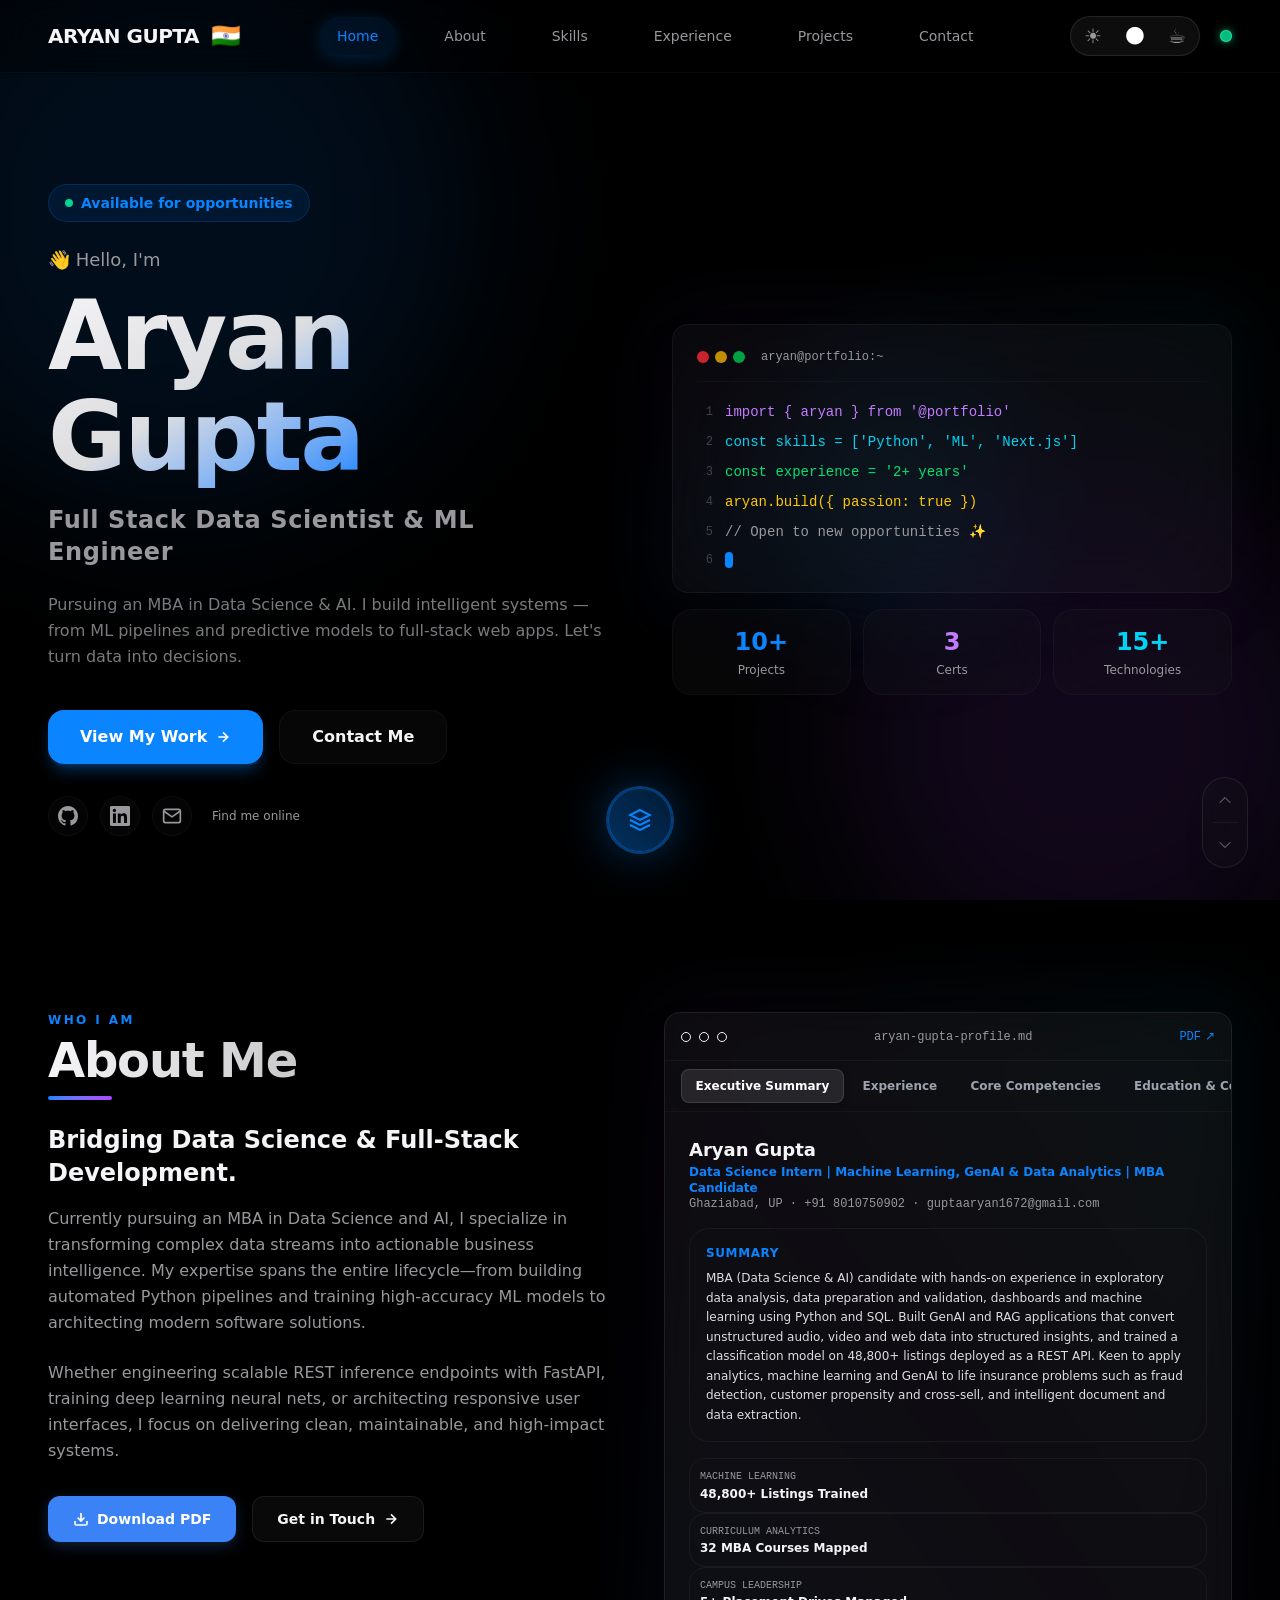
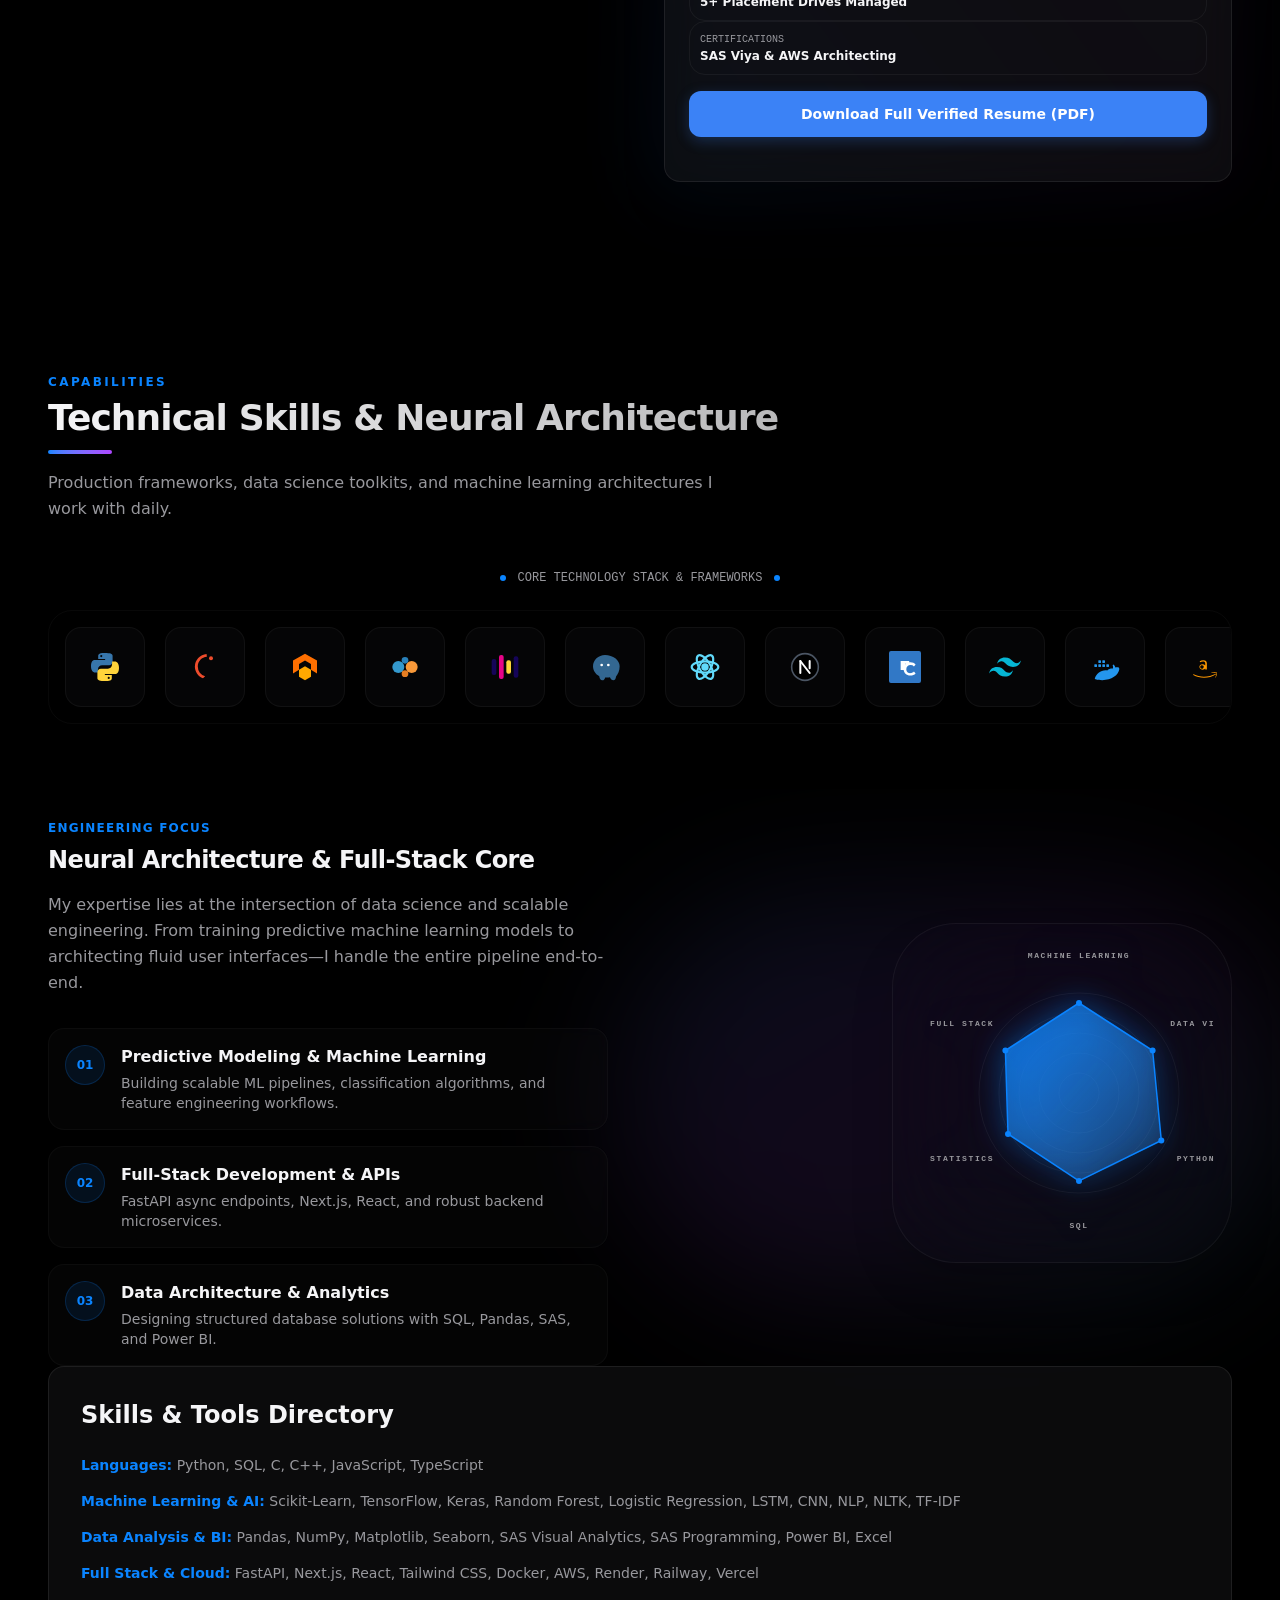
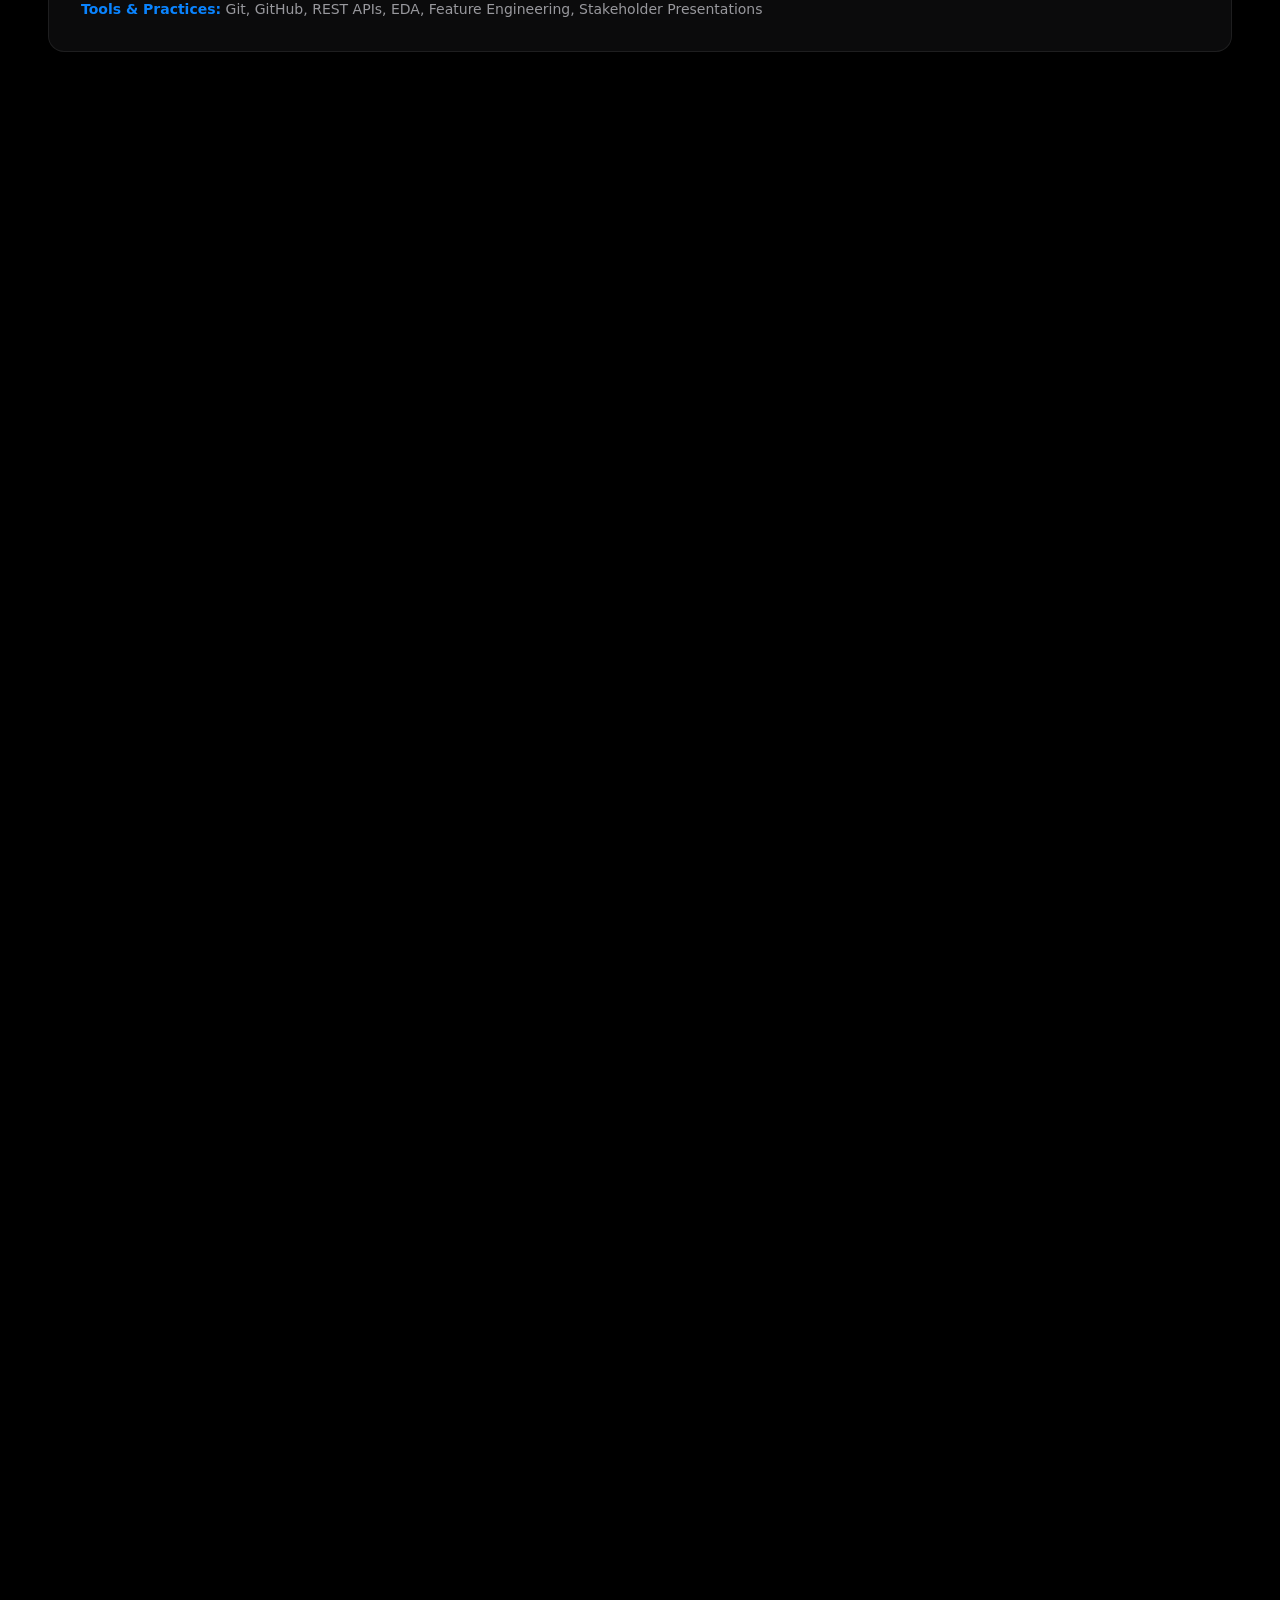
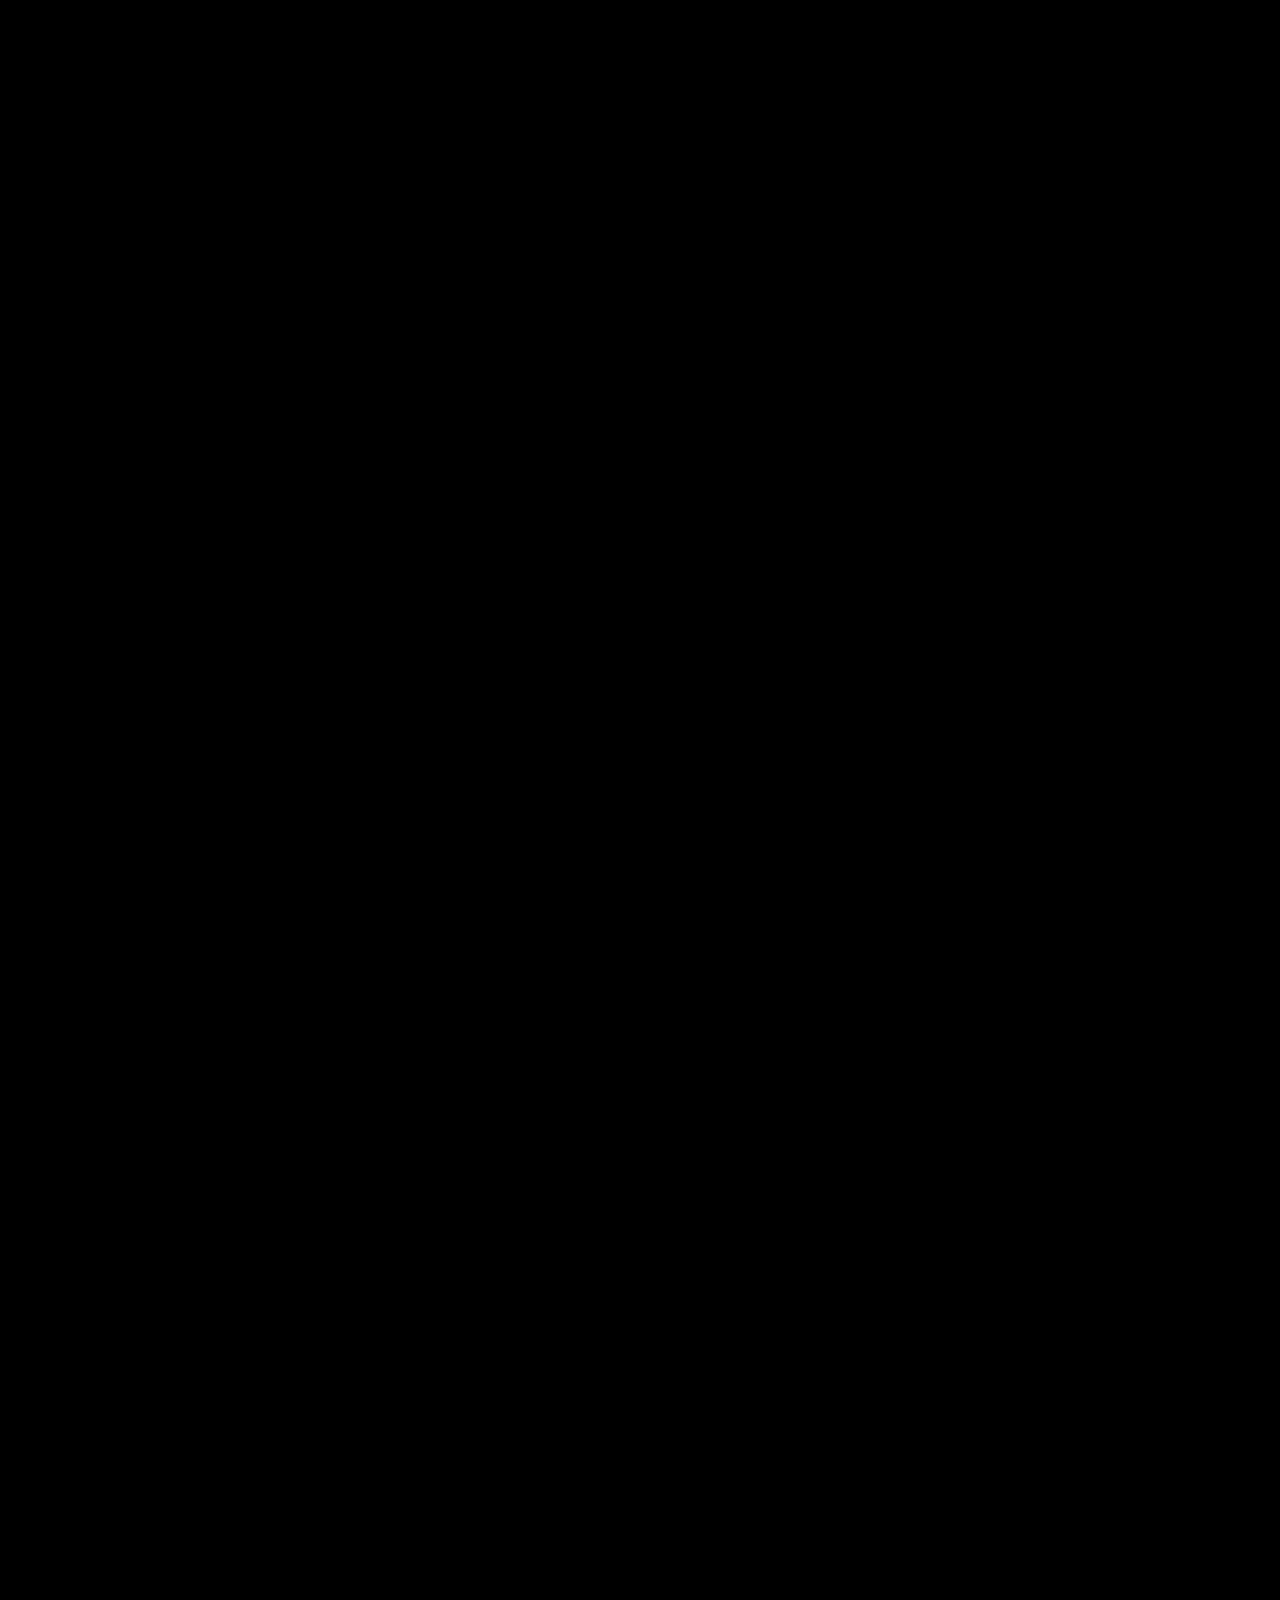
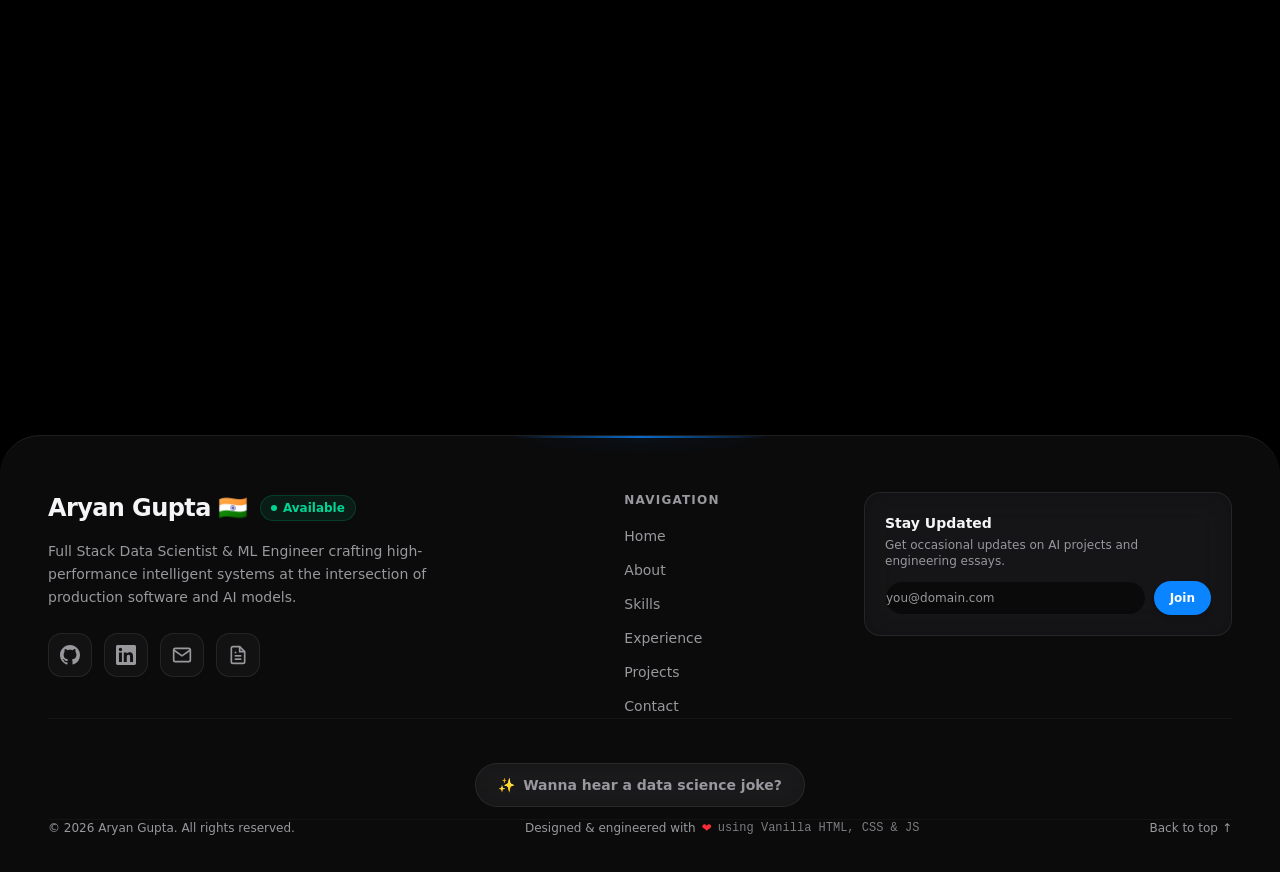
<file: index.html>
<!DOCTYPE html>
<html lang="en" class="scroll-smooth">
<head>
  <meta charset="UTF-8">
  <meta name="viewport" content="width=device-width, initial-scale=1.0">
  <title>Aryan Gupta | Full Stack Data Scientist</title>
  <meta name="description" content="Professional portfolio of Aryan Gupta, a Data Enthusiast and Full Stack Developer exploring the intersections of software engineering and machine learning.">
  <meta name="keywords" content="Data Science, Full Stack, Developer, React, Next.js, Python, Machine Learning, Portfolio, Aryan Gupta">
  <meta name="author" content="Aryan Gupta">

  <!-- Open Graph / Facebook -->
  <meta property="og:type" content="website">
  <meta property="og:url" content="https://ag-portfolio.vercel.app">
  <meta property="og:title" content="Aryan Gupta | Full Stack Data Scientist">
  <meta property="og:description" content="Professional portfolio of Aryan Gupta, a Data Enthusiast and Full Stack Developer.">

  <!-- Twitter -->
  <meta property="twitter:card" content="summary_large_image">
  <meta property="twitter:title" content="Aryan Gupta | Portfolio">
  <meta property="twitter:description" content="Full Stack Developer bridging the gap with Data Science.">

  <link rel="icon" href="./assets/images/favicon.ico" type="image/x-icon">
  <link rel="stylesheet" href="./style.css?v=17923151">

  <!-- Instant Theme Initializer (prevents theme flicker) -->
  <script>
    (function() {
      try {
        const theme = localStorage.getItem('ag-theme') || 'dark';
        document.documentElement.classList.add('theme-' + theme);
      } catch (e) {}
    })();
  </script>
</head>
<body class="min-h-screen flex flex-col pt-[72px] antialiased">

  <!-- Global Ambient Background — separate GPU layer to avoid scroll repaints -->
  <div class="fixed inset-0 overflow-hidden pointer-events-none -z-50 fixed-gpu">
    <div class="absolute top-[-10%] left-[-10%] w-[50vw] max-w-[600px] h-[50vw] max-h-[600px] rounded-full bg-primary/10 blur-[80px] will-change-transform"></div>
    <div class="absolute bottom-[-10%] right-[-5%] w-[40vw] max-w-[500px] h-[40vw] max-h-[500px] rounded-full bg-purple-500/10 blur-[80px] will-change-transform"></div>
    <div class="absolute top-[40%] right-[20%] w-[20vw] max-w-[300px] h-[20vw] max-h-[300px] rounded-full bg-cyan-500/10 blur-[60px] will-change-transform"></div>
  </div>

  <!-- Floating Scroll-to-Top and Scroll-to-Bottom Buttons -->
  <div class="fixed bottom-8 right-8 z-[90] flex flex-col items-center bg-card/60 backdrop-blur-lg border border-card-border shadow-xl shadow-black/10 rounded-full overflow-hidden transition-all hover:shadow-primary/20 fixed-gpu">
    <button id="btn-scroll-top" class="p-3 text-muted hover:text-primary hover:bg-card/80 transition-all focus:outline-none relative" title="Scroll to Top" aria-label="Scroll to Top">
      <svg xmlns="http://www.w3.org/2000/svg" width="20" height="20" viewBox="0 0 24 24" fill="none" stroke="currentColor" strokeWidth="2.5" stroke-linecap="round" stroke-linejoin="round">
        <path d="m18 15-6-6-6 6"/>
      </svg>
    </button>
    <div class="w-[60%] h-[1px] bg-card-border/60"></div>
    <button id="btn-scroll-bottom" class="p-3 text-muted hover:text-primary hover:bg-card/80 transition-all focus:outline-none relative" title="Scroll to Bottom" aria-label="Scroll to Bottom">
      <svg xmlns="http://www.w3.org/2000/svg" width="20" height="20" viewBox="0 0 24 24" fill="none" stroke="currentColor" strokeWidth="2.5" stroke-linecap="round" stroke-linejoin="round">
        <path d="m6 9 6 6 6-6"/>
      </svg>
    </button>
  </div>

  <!-- Floating AI Core Button (Repositioned to Bottom Center) -->
  <div class="fixed bottom-12 left-1/2 -translate-x-1/2 z-[100] group fixed-gpu">
    <div class="absolute bottom-full mb-4 left-1/2 -translate-x-1/2 px-3 py-1 bg-primary text-white text-[10px] font-black uppercase tracking-widest rounded-lg opacity-0 group-hover:opacity-100 transition-all pointer-events-none whitespace-nowrap shadow-xl shadow-primary/20">
      AI CORE — [CMD+K]
    </div>
    <button id="btn-open-hud" class="w-16 h-16 rounded-full flex items-center justify-center overflow-hidden shadow-[0_0_50px_rgba(var(--primary-rgb),0.4)] ring-2 ring-primary/40 focus:outline-none transition-transform hover:scale-110 active:scale-95" aria-label="Open AI Neural HUD">
      <div class="absolute inset-0 bg-primary/20 backdrop-blur-xl border border-primary/40 rounded-full group-hover:bg-primary/40 transition-colors"></div>
      <div class="relative animate-pulse">
        <svg width="24" height="24" viewBox="0 0 24 24" fill="none" stroke="currentColor" stroke-width="2" class="text-primary group-hover:text-white transition-colors">
          <path d="M12 2L2 7l10 5 10-5-10-5zM2 17l10 5 10-5M2 12l10 5 10-5"/>
        </svg>
      </div>
      <div class="absolute inset-0 rounded-full bg-gradient-to-tr from-primary/20 to-transparent animate-spin-slow"></div>
    </button>
  </div>

  <!-- NAVIGATION BAR -->
  <header>
    <nav class="fixed top-0 left-0 right-0 z-50 flex items-center justify-between px-6 py-4 md:px-12 bg-background/40 backdrop-blur-xl border-b border-card-border/40 shadow-sm fixed-gpu">
      <a href="#home" class="flex items-center text-foreground drop-shadow-sm focus:outline-none">
        <span class="text-lg md:text-xl font-extrabold tracking-tight whitespace-nowrap flex items-center">
          ARYAN GUPTA
          <span class="ml-3 text-2xl drop-shadow-sm hover:scale-110 transition-transform">🇮🇳</span>
        </span>
      </a>

      <!-- Desktop Nav Links (Sequential: Home -> About -> Skills -> Experience -> Projects -> Contact) -->
      <div class="hidden md:flex items-center gap-8" id="desktop-nav">
        <a href="#home" class="nav-link px-4 py-2 rounded-full text-sm font-medium transition-all duration-300 border border-transparent text-primary bg-primary/10 border-primary/20 shadow-[0_4px_15px_rgba(var(--primary-rgb),0.2)]">Home</a>
        <a href="#about" class="nav-link px-4 py-2 rounded-full text-sm font-medium transition-all duration-300 border border-transparent text-muted hover:text-foreground hover:bg-white/10 hover:border-white/20 hover:backdrop-blur-md">About</a>
        <a href="#skills" class="nav-link px-4 py-2 rounded-full text-sm font-medium transition-all duration-300 border border-transparent text-muted hover:text-foreground hover:bg-white/10 hover:border-white/20 hover:backdrop-blur-md">Skills</a>
        <a href="#experience" class="nav-link px-4 py-2 rounded-full text-sm font-medium transition-all duration-300 border border-transparent text-muted hover:text-foreground hover:bg-white/10 hover:border-white/20 hover:backdrop-blur-md">Experience</a>
        <a href="#projects" class="nav-link px-4 py-2 rounded-full text-sm font-medium transition-all duration-300 border border-transparent text-muted hover:text-foreground hover:bg-white/10 hover:border-white/20 hover:backdrop-blur-md">Projects</a>
        <a href="#contact" class="nav-link px-4 py-2 rounded-full text-sm font-medium transition-all duration-300 border border-transparent text-muted hover:text-foreground hover:bg-white/10 hover:border-white/20 hover:backdrop-blur-md">Contact</a>
      </div>

      <!-- Right Controls: Theme Toggle & Online Indicator -->
      <div class="flex items-center gap-4">
        <!-- Theme Toggle Pill -->
        <div class="relative flex items-center gap-1.5 bg-white/5 dark:bg-black/30 backdrop-blur-3xl border border-white/10 p-1 rounded-full shadow-[0_0_20px_rgba(0,0,0,0.1)] overflow-hidden h-10" id="theme-toggle">
          <button data-theme="light" class="theme-btn relative z-10 flex items-center justify-center w-9 h-9 rounded-full text-muted hover:text-foreground transition-colors" aria-label="Switch to light theme">
            <span class="text-xl font-bold">☀️</span>
          </button>
          <button data-theme="dark" class="theme-btn relative z-10 flex items-center justify-center w-9 h-9 rounded-full text-white transition-colors" aria-label="Switch to dark theme">
            <span class="text-xl font-bold">🌑</span>
          </button>
          <button data-theme="reader" class="theme-btn relative z-10 flex items-center justify-center w-9 h-9 rounded-full text-muted hover:text-foreground transition-colors" aria-label="Switch to reader theme">
            <span class="text-xl font-bold">☕</span>
          </button>
        </div>

        <!-- Blinking Green Online Indicator -->
        <div class="relative flex h-3 w-3 ml-1" title="Online & Available">
          <span class="animate-ping absolute inline-flex h-full w-full rounded-full bg-emerald-400 opacity-75"></span>
          <span class="relative inline-flex rounded-full h-3 w-3 bg-emerald-500 shadow-[0_0_8px_rgba(16,185,129,0.8)] border border-emerald-300/50"></span>
        </div>

        <!-- Mobile Menu Toggle Button -->
        <button id="mobile-menu-btn" class="md:hidden p-2 text-muted hover:text-foreground focus:outline-none" aria-label="Toggle navigation menu">
          <svg class="w-6 h-6" fill="none" stroke="currentColor" viewBox="0 0 24 24">
            <path stroke-linecap="round" stroke-linejoin="round" stroke-width="2" d="M4 6h16M4 12h16M4 18h16"/>
          </svg>
        </button>
      </div>
    </nav>

    <!-- Mobile Nav Drawer (Sequential: Home -> About -> Skills -> Experience -> Projects -> Contact) -->
    <div id="mobile-nav" class="mobile-menu md:hidden fixed top-[72px] left-0 right-0 bg-background/95 backdrop-blur-2xl border-b border-card-border/60 z-40 px-6 py-4 flex flex-col gap-3 shadow-2xl">
      <a href="#home" class="mobile-link px-4 py-2.5 rounded-xl text-foreground font-semibold bg-primary/10 text-primary">Home</a>
      <a href="#about" class="mobile-link px-4 py-2.5 rounded-xl text-muted font-medium hover:text-foreground hover:bg-white/5">About</a>
      <a href="#skills" class="mobile-link px-4 py-2.5 rounded-xl text-muted font-medium hover:text-foreground hover:bg-white/5">Skills</a>
      <a href="#experience" class="mobile-link px-4 py-2.5 rounded-xl text-muted font-medium hover:text-foreground hover:bg-white/5">Experience</a>
      <a href="#projects" class="mobile-link px-4 py-2.5 rounded-xl text-muted font-medium hover:text-foreground hover:bg-white/5">Projects</a>
      <a href="#contact" class="mobile-link px-4 py-2.5 rounded-xl text-muted font-medium hover:text-foreground hover:bg-white/5">Contact</a>
    </div>
  </header>

  <!-- MAIN PAGE CONTENT -->
  <main class="flex-1 overflow-x-hidden">

    <!-- 1. HERO SECTION -->
    <section id="home" class="relative w-full overflow-hidden flex flex-col justify-center min-h-[90vh]">
      <div class="pt-28 pb-20 px-6 md:px-12 max-w-7xl mx-auto w-full grid grid-cols-1 lg:grid-cols-2 gap-16 items-center relative z-10">

        <!-- LEFT COLUMN: Text Content -->
        <div class="flex flex-col items-start">
          <div>
            <span class="inline-flex items-center gap-2 px-4 py-2 rounded-full bg-primary/10 border border-primary/20 text-primary text-sm font-semibold mb-6 backdrop-blur-sm">
              <span class="w-2 h-2 bg-emerald-400 rounded-full animate-pulse inline-block"></span>
              Available for opportunities
            </span>
          </div>

          <div>
            <p class="text-muted font-medium mb-3 text-lg">👋 Hello, I&apos;m</p>
          </div>

          <div>
            <h1 class="text-6xl md:text-7xl xl:text-8xl font-extrabold tracking-tight mb-4 bg-gradient-to-br from-foreground via-foreground/90 to-primary bg-clip-text text-transparent leading-[1.05]">
              Aryan<br/>Gupta
            </h1>
          </div>

          <div>
            <h2 class="text-xl md:text-2xl font-semibold text-muted mb-6 tracking-wide">
              Full Stack Data Scientist &amp; ML Engineer
            </h2>
          </div>

          <div class="max-w-xl mb-10">
            <p class="text-base text-muted/80 leading-relaxed">
              Pursuing an MBA in Data Science &amp; AI. I build intelligent systems — from ML pipelines and predictive models to full-stack web apps. Let&apos;s turn data into decisions.
            </p>
          </div>

          <!-- Action Buttons -->
          <div class="flex flex-wrap gap-4 mb-8">
            <a href="#projects" class="px-8 py-3.5 rounded-2xl bg-primary text-white font-bold hover:bg-primary-hover hover:-translate-y-1 transition-all shadow-lg shadow-primary/30 flex items-center gap-2">
              View My Work
              <svg class="w-4 h-4" viewBox="0 0 24 24" fill="none" stroke="currentColor" stroke-width="2.5">
                <path d="M5 12h14M12 5l7 7-7 7"/>
              </svg>
            </a>
            <a href="#contact" class="px-8 py-3.5 rounded-2xl border border-card-border/50 bg-card/60 backdrop-blur-md hover:bg-card/80 hover:-translate-y-1 transition-all text-foreground font-bold shadow-md">
              Contact Me
            </a>
          </div>

          <!-- Social Quick Links -->
          <div class="flex items-center gap-3">
            <a href="https://github.com/yoloaryan" target="_blank" rel="noopener noreferrer" title="GitHub" class="w-10 h-10 rounded-xl border border-card-border/40 bg-card/40 backdrop-blur-sm flex items-center justify-center text-muted hover:text-primary hover:border-primary/40 hover:bg-primary/10 transition-all hover:-translate-y-1 hover:shadow-md hover:shadow-primary/10">
              <svg viewBox="0 0 24 24" fill="currentColor" class="w-5 h-5">
                <path d="M12 0C5.37 0 0 5.37 0 12c0 5.31 3.435 9.795 8.205 11.385.6.105.825-.255.825-.57 0-.285-.015-1.23-.015-2.235-3.015.555-3.795-.735-4.035-1.41-.135-.345-.72-1.41-1.23-1.695-.42-.225-1.02-.78-.015-.795.945-.015 1.62.87 1.845 1.23 1.08 1.815 2.805 1.305 3.495.99.105-.78.42-1.305.765-1.605-2.67-.3-5.46-1.335-5.46-5.925 0-1.305.465-2.385 1.23-3.225-.12-.3-.54-1.53.12-3.18 0 0 1.005-.315 3.3 1.23.96-.27 1.98-.405 3-.405s2.04.135 3 .405c2.295-1.56 3.3-1.23 3.3-1.23.66 1.65.24 2.88.12 3.18.765.84 1.23 1.905 1.23 3.225 0 4.605-2.805 5.625-5.475 5.925.435.375.81 1.095.81 2.22 0 1.605-.015 2.895-.015 3.3 0 .315.225.69.825.57A12.02 12.02 0 0024 12c0-6.63-5.37-12-12-12z"/>
              </svg>
            </a>
            <a href="https://linkedin.com/in/aryan-gupta-a40277226" target="_blank" rel="noopener noreferrer" title="LinkedIn" class="w-10 h-10 rounded-xl border border-card-border/40 bg-card/40 backdrop-blur-sm flex items-center justify-center text-muted hover:text-primary hover:border-primary/40 hover:bg-primary/10 transition-all hover:-translate-y-1 hover:shadow-md hover:shadow-primary/10">
              <svg viewBox="0 0 24 24" fill="currentColor" class="w-5 h-5">
                <path d="M20.447 20.452h-3.554v-5.569c0-1.328-.027-3.037-1.852-3.037-1.853 0-2.136 1.445-2.136 2.939v5.667H9.351V9h3.414v1.561h.046c.477-.9 1.637-1.85 3.37-1.85 3.601 0 4.267 2.37 4.267 5.455v6.286zM5.337 7.433a2.062 2.062 0 01-2.063-2.065 2.064 2.064 0 112.063 2.065zm1.782 13.019H3.555V9h3.564v11.452zM22.225 0H1.771C.792 0 0 .774 0 1.729v20.542C0 23.227.792 24 1.771 24h20.451C23.2 24 24 23.227 24 22.271V1.729C24 .774 23.2 0 22.222 0h.003z"/>
              </svg>
            </a>
            <a href="mailto:guptaaryan1672@gmail.com" title="Email" class="w-10 h-10 rounded-xl border border-card-border/40 bg-card/40 backdrop-blur-sm flex items-center justify-center text-muted hover:text-primary hover:border-primary/40 hover:bg-primary/10 transition-all hover:-translate-y-1 hover:shadow-md hover:shadow-primary/10">
              <svg viewBox="0 0 24 24" fill="none" stroke="currentColor" stroke-width="2" class="w-5 h-5">
                <path d="M4 4h16c1.1 0 2 .9 2 2v12c0 1.1-.9 2-2 2H4c-1.1 0-2-.9-2-2V6c0-1.1.9-2 2-2z"/>
                <polyline points="22,6 12,13 2,6"/>
              </svg>
            </a>
            <span class="text-muted text-xs ml-2">Find me online</span>
          </div>
        </div>

        <!-- RIGHT COLUMN: Animated Terminal Card -->
        <div class="hidden lg:flex flex-col gap-4">
          <div class="relative group">
            <!-- Glow behind card -->
            <div class="absolute -inset-4 bg-gradient-to-tr from-primary/20 via-purple-500/10 to-cyan-500/20 rounded-3xl blur-2xl opacity-40 group-hover:opacity-60 transition-all duration-700"></div>

            <div class="relative bg-card/70 backdrop-blur-2xl border border-card-border/60 rounded-2xl p-6 shadow-2xl overflow-hidden transition-colors duration-500">
              <!-- Terminal Header -->
              <div class="flex items-center gap-2 mb-5 pb-4 border-b border-card-border/40">
                <div class="flex gap-1.5">
                  <div class="w-3 h-3 rounded-full bg-red-500/80"></div>
                  <div class="w-3 h-3 rounded-full bg-yellow-500/80"></div>
                  <div class="w-3 h-3 rounded-full bg-green-500/80"></div>
                </div>
                <span class="ml-2 text-xs text-muted font-mono">aryan@portfolio:~</span>
              </div>

              <!-- Code Lines -->
              <div class="font-mono text-sm space-y-2.5">
                <div class="flex items-center gap-3">
                  <span class="text-muted/40 text-xs select-none w-4 text-right">1</span>
                  <span class="text-purple-400">import { aryan } from &apos;@portfolio&apos;</span>
                </div>
                <div class="flex items-center gap-3">
                  <span class="text-muted/40 text-xs select-none w-4 text-right">2</span>
                  <span class="text-cyan-400">const skills = [&apos;Python&apos;, &apos;ML&apos;, &apos;Next.js&apos;]</span>
                </div>
                <div class="flex items-center gap-3">
                  <span class="text-muted/40 text-xs select-none w-4 text-right">3</span>
                  <span class="text-green-400">const experience = &apos;2+ years&apos;</span>
                </div>
                <div class="flex items-center gap-3">
                  <span class="text-muted/40 text-xs select-none w-4 text-right">4</span>
                  <span class="text-yellow-400">aryan.build({ passion: true })</span>
                </div>
                <div class="flex items-center gap-3">
                  <span class="text-muted/40 text-xs select-none w-4 text-right">5</span>
                  <span class="text-muted">// Open to new opportunities ✨</span>
                </div>
                <div class="flex items-center gap-3">
                  <span class="text-muted/40 text-xs select-none w-4 text-right">6</span>
                  <span class="w-2 h-4 bg-primary rounded-sm animate-blink"></span>
                </div>
              </div>
            </div>
          </div>

          <!-- Stats Row -->
          <div class="grid grid-cols-3 gap-3">
            <div class="bg-card/60 backdrop-blur-xl border border-card-border/40 rounded-xl p-4 text-center hover:border-primary/30 transition-all hover:-translate-y-1">
              <p class="text-2xl font-extrabold text-primary mb-1">10+</p>
              <p class="text-xs text-muted font-medium">Projects</p>
            </div>
            <div class="bg-card/60 backdrop-blur-xl border border-card-border/40 rounded-xl p-4 text-center hover:border-primary/30 transition-all hover:-translate-y-1">
              <p class="text-2xl font-extrabold text-purple-400 mb-1">3</p>
              <p class="text-xs text-muted font-medium">Certs</p>
            </div>
            <div class="bg-card/60 backdrop-blur-xl border border-card-border/40 rounded-xl p-4 text-center hover:border-primary/30 transition-all hover:-translate-y-1">
              <p class="text-2xl font-extrabold text-cyan-400 mb-1">15+</p>
              <p class="text-xs text-muted font-medium">Technologies</p>
            </div>
          </div>
        </div>

      </div>
    </section>

    <!-- 2. ABOUT SECTION & INFORMATION PANEL (Two-Column Balanced Grid) -->
    <section id="about" class="py-24 px-6 md:px-12 max-w-7xl mx-auto scroll-section">
      <div class="grid grid-cols-1 lg:grid-cols-2 gap-12 lg:gap-16 items-start">

        <!-- LEFT COLUMN: Content & CTAs -->
        <div class="flex flex-col">
          <p class="text-xs font-semibold uppercase tracking-[0.2em] text-primary mb-2">WHO I AM</p>
          <h2 class="text-4xl md:text-5xl font-extrabold tracking-tight bg-gradient-to-r from-foreground to-foreground/60 bg-clip-text text-transparent mb-3">About Me</h2>
          <div class="w-16 h-1 bg-gradient-to-r from-primary to-purple-500 rounded-full mb-6"></div>

          <h3 class="text-xl md:text-2xl font-semibold text-foreground mb-4 leading-snug">
            Bridging Data Science &amp; Full-Stack Development.
          </h3>
          <p class="text-base text-muted leading-relaxed mb-6">
            Currently pursuing an MBA in Data Science and AI, I specialize in transforming complex data streams into actionable business intelligence. My expertise spans the entire lifecycle—from building automated Python pipelines and training high-accuracy ML models to architecting modern software solutions.
          </p>
          <p class="text-base text-muted leading-relaxed mb-8">
            Whether engineering scalable REST inference endpoints with FastAPI, training deep learning neural nets, or architecting responsive user interfaces, I focus on delivering clean, maintainable, and high-impact systems.
          </p>

          <!-- Standard Buttons -->
          <div class="flex flex-wrap items-center gap-4">
            <a href="./assets/documents/resume.pdf" download="AryanGupta_Resume.pdf" class="btn-primary">
              <svg class="w-4 h-4" viewBox="0 0 24 24" fill="none" stroke="currentColor" stroke-width="2.5"><path d="M21 15v4a2 2 0 0 1-2 2H5a2 2 0 0 1-2-2v-4M7 10l5 5 5-5M12 15V3"/></svg>
              <span>Download PDF</span>
            </a>
            <a href="#contact" class="btn-secondary">
              <span>Get in Touch</span>
              <svg class="w-4 h-4" viewBox="0 0 24 24" fill="none" stroke="currentColor" stroke-width="2.5"><path d="M5 12h14M12 5l7 7-7 7"/></svg>
            </a>
          </div>
        </div>

        <!-- RIGHT COLUMN: Refined Custom Portfolio Information Panel -->
        <div class="w-full relative group">
          <div class="absolute -inset-4 bg-gradient-to-tr from-primary/20 via-purple-500/10 to-cyan-500/20 rounded-3xl blur-2xl opacity-40 group-hover:opacity-60 transition-all duration-700"></div>
          <div class="portfolio-card relative overflow-hidden flex flex-col h-[560px] shadow-2xl">
            <!-- macOS Window Titlebar -->
            <div class="h-12 bg-white/[0.02] border-b border-card-border/60 px-4 flex items-center justify-between shrink-0 select-none">
              <!-- Left: Window dots -->
              <div class="flex items-center gap-2">
                <span class="w-2.5 h-2.5 rounded-full bg-[#FF5F56]/80 border border-[#E0443E]/50"></span>
                <span class="w-2.5 h-2.5 rounded-full bg-[#FFBD2E]/80 border border-[#DEA123]/50"></span>
                <span class="w-2.5 h-2.5 rounded-full bg-[#27C93F]/80 border border-[#1AAB29]/50"></span>
              </div>

              <!-- Center: File Title -->
              <div class="flex items-center gap-1.5 text-xs font-mono text-muted">
                <span>aryan-gupta-profile.md</span>
              </div>

              <!-- Right: Direct Resume Link -->
              <a href="./assets/documents/resume.pdf" download="AryanGupta_Resume.pdf" class="text-xs font-mono text-primary hover:text-primary-hover flex items-center gap-1 transition-colors" title="Download Official Resume">
                <span>PDF</span>
                <span>↗</span>
              </a>
            </div>

            <!-- Segmented Tab Navigation -->
            <div class="px-4 py-2 bg-white/[0.01] border-b border-card-border/40 flex items-center gap-1 overflow-x-auto">
              <button class="info-tab-btn active" data-tab="summary">Executive Summary</button>
              <button class="info-tab-btn" data-tab="experience">Experience</button>
              <button class="info-tab-btn" data-tab="skills">Core Competencies</button>
              <button class="info-tab-btn" data-tab="education">Education &amp; Certs</button>
            </div>

            <!-- Panel Scrollable Content Body -->
            <div class="p-6 overflow-y-auto flex-1 apple-notes-scroll text-sm text-foreground/90 leading-relaxed space-y-5">
              
              <!-- Pane 1: Executive Summary -->
              <div id="pane-summary" class="info-panel-pane space-y-4">
                <div>
                  <h4 class="text-lg font-bold text-foreground mb-0.5">Aryan Gupta</h4>
                  <p class="text-xs font-semibold text-primary mb-1.5">Data Science Intern | Machine Learning, GenAI &amp; Data Analytics | MBA Candidate</p>
                  <p class="text-xs text-muted font-mono">Ghaziabad, UP · +91 8010750902 · guptaaryan1672@gmail.com</p>
                </div>

                <div class="p-4 rounded-xl bg-white/[0.02] border border-white/5 space-y-2">
                  <p class="text-xs font-bold uppercase tracking-wider text-primary">Summary</p>
                  <p class="text-xs sm:text-sm text-foreground/85 leading-relaxed">
                    MBA (Data Science &amp; AI) candidate with hands-on experience in exploratory data analysis, data preparation and validation, dashboards and machine learning using Python and SQL. Built GenAI and RAG applications that convert unstructured audio, video and web data into structured insights, and trained a classification model on 48,800+ listings deployed as a REST API. Keen to apply analytics, machine learning and GenAI to life insurance problems such as fraud detection, customer propensity and cross-sell, and intelligent document and data extraction.
                  </p>
                </div>

                <!-- Key Credentials Badges -->
                <div class="grid grid-cols-2 gap-2.5 pt-1">
                  <div class="p-2.5 rounded-lg bg-white/[0.02] border border-white/5">
                    <p class="text-[10px] uppercase font-mono text-muted">Machine Learning</p>
                    <p class="text-xs font-semibold text-foreground">48,800+ Listings Trained</p>
                  </div>
                  <div class="p-2.5 rounded-lg bg-white/[0.02] border border-white/5">
                    <p class="text-[10px] uppercase font-mono text-muted">Curriculum Analytics</p>
                    <p class="text-xs font-semibold text-foreground">32 MBA Courses Mapped</p>
                  </div>
                  <div class="p-2.5 rounded-lg bg-white/[0.02] border border-white/5">
                    <p class="text-[10px] uppercase font-mono text-muted">Campus Leadership</p>
                    <p class="text-xs font-semibold text-foreground">5+ Placement Drives Managed</p>
                  </div>
                  <div class="p-2.5 rounded-lg bg-white/[0.02] border border-white/5">
                    <p class="text-[10px] uppercase font-mono text-muted">Certifications</p>
                    <p class="text-xs font-semibold text-foreground">SAS Viya &amp; AWS Architecting</p>
                  </div>
                </div>

                <div class="pt-2">
                  <a href="./assets/documents/resume.pdf" download="AryanGupta_Resume.pdf" class="btn-primary w-full text-center">
                    <span>Download Full Verified Resume (PDF)</span>
                  </a>
                </div>
              </div>

              <!-- Pane 2: Experience -->
              <div id="pane-experience" class="info-panel-pane hidden space-y-4">
                <div class="p-4 rounded-xl bg-white/[0.02] border border-white/5 space-y-2">
                  <div class="flex items-center justify-between">
                    <h5 class="text-sm font-bold text-foreground">Research Analyst — Xperiia AI / COE-DMAI</h5>
                    <span class="text-xs text-primary font-mono font-semibold">Current</span>
                  </div>
                  <ul class="text-xs text-muted space-y-1.5 list-disc list-inside">
                    <li>Produced data-driven reports and presentations supporting curriculum-mapping across 8 MBA specialization tracks (32 courses).</li>
                    <li>Used SQL and Python (Pandas, NumPy, Matplotlib/Seaborn) to validate and reconcile data behind research and strategy deliverables.</li>
                  </ul>
                </div>

                <div class="p-4 rounded-xl bg-white/[0.02] border border-white/5 space-y-2">
                  <div class="flex items-center justify-between">
                    <h5 class="text-sm font-bold text-foreground">Placement CRC Coordinator</h5>
                    <span class="text-xs text-primary font-mono font-semibold">Leadership</span>
                  </div>
                  <p class="text-xs text-muted">Appointed as the Placement CRC Coordinator; participated in 5+ placement drives and conducted them smoothly and successfully.</p>
                </div>

                <div class="p-4 rounded-xl bg-white/[0.02] border border-white/5 space-y-2">
                  <div class="flex items-center justify-between">
                    <h5 class="text-sm font-bold text-foreground">Campus Ambassador — Internshala</h5>
                    <span class="text-xs text-muted font-mono">Outreach</span>
                  </div>
                  <p class="text-xs text-muted">Represented Internshala on campus, driving student engagement with internship and certification programs.</p>
                </div>
              </div>

              <!-- Pane 3: Core Competencies -->
              <div id="pane-skills" class="info-panel-pane hidden space-y-3">
                <div class="p-3.5 rounded-xl bg-white/[0.02] border border-white/5">
                  <p class="text-xs font-bold text-primary mb-1">Programming &amp; Data Analysis</p>
                  <p class="text-xs text-muted">Python, SQL, Pandas, NumPy, Matplotlib, Seaborn, Exploratory Data Analysis (EDA), Data Preparation &amp; Reconciliation</p>
                </div>
                <div class="p-3.5 rounded-xl bg-white/[0.02] border border-white/5">
                  <p class="text-xs font-bold text-primary mb-1">Machine Learning &amp; Deep Learning</p>
                  <p class="text-xs text-muted">Scikit-Learn, TensorFlow/Keras, Classification &amp; Regression, Random Forest, LSTM, TF-IDF, Cosine Similarity Retrieval</p>
                </div>
                <div class="p-3.5 rounded-xl bg-white/[0.02] border border-white/5">
                  <p class="text-xs font-bold text-primary mb-1">GenAI &amp; Agent Workflows</p>
                  <p class="text-xs text-muted">Generative AI, Gemini API, Prompt Engineering, LangChain, LangGraph Agent Workflows, RAG (ChromaDB), Whisper Transcription</p>
                </div>
                <div class="p-3.5 rounded-xl bg-white/[0.02] border border-white/5">
                  <p class="text-xs font-bold text-primary mb-1">Enterprise BI &amp; Cloud Deployment</p>
                  <p class="text-xs text-muted">Power BI, SAS Visual Analytics, SAS Programming, MS Excel, FastAPI (async), Pydantic v2, Docker, Render, Railway, Vercel, Git/GitHub</p>
                </div>
              </div>

              <!-- Pane 4: Education & Certs -->
              <div id="pane-education" class="info-panel-pane hidden space-y-3">
                <div class="p-4 rounded-xl bg-white/[0.02] border border-white/5">
                  <div class="flex items-center justify-between">
                    <h5 class="text-sm font-bold text-foreground">Chandigarh University</h5>
                    <span class="text-xs font-bold text-primary">Class of 2027</span>
                  </div>
                  <p class="text-xs text-muted mt-0.5">MBA, Data Science &amp; AI · COE-DMAI | CGPA: 7.55</p>
                </div>
                <div class="p-4 rounded-xl bg-white/[0.02] border border-white/5">
                  <div class="flex items-center justify-between">
                    <h5 class="text-sm font-bold text-foreground">Krishna Engineering College</h5>
                    <span class="text-xs font-bold text-primary">Class of 2025</span>
                  </div>
                  <p class="text-xs text-muted mt-0.5">B.Tech, Computer Science Engineering · AKTU | CGPA: 6.78</p>
                </div>
                <div class="p-4 rounded-xl bg-white/[0.02] border border-white/5 space-y-1.5">
                  <p class="text-xs font-bold text-primary">Verified Certifications</p>
                  <ul class="text-xs text-muted space-y-1">
                    <li>✦ SAS Visual Analytics 1 &amp; 2 (SAS Institute)</li>
                    <li>✦ SAS Machine Learning &amp; SAS Programming</li>
                    <li>✦ AWS Academy Cloud Architecting</li>
                  </ul>
                </div>
              </div>

            </div>
          </div>
        </div>

      </div>
    </section>

    <!-- 3. SKILLS & CAPABILITIES SECTION (Uniform max-w-7xl) -->
    <section id="skills" class="py-24 px-6 md:px-12 max-w-7xl mx-auto scroll-section">
      <div class="mb-12">
        <p class="text-xs font-semibold uppercase tracking-[0.2em] text-primary mb-2">CAPABILITIES</p>
        <h2 class="text-3xl md:text-4xl lg:text-5xl font-extrabold tracking-tight bg-gradient-to-r from-foreground to-foreground/60 bg-clip-text text-transparent mb-3">
          Technical Skills &amp; Neural Architecture
        </h2>
        <div class="w-16 h-1 bg-gradient-to-r from-primary to-purple-500 rounded-full mb-4"></div>
        <p class="text-muted text-base max-w-2xl leading-relaxed">
          Production frameworks, data science toolkits, and machine learning architectures I work with daily.
        </p>
      </div>

      <!-- Preserved Tech Marquee Banner (Original Logo Colors, Continuous Non-Stop Loop) -->
      <!-- Tech Marquee Banner (Original Logo Colors, Continuous Non-Stop Loop) -->
      <div class="mb-24 relative">
        <!-- Eyebrow label -->
        <div class="flex items-center justify-center gap-3 mb-6">
          <span class="w-1.5 h-1.5 rounded-full bg-primary animate-pulse"></span>
          <span class="text-xs font-mono uppercase tracking-[0.25em] text-muted">Core Technology Stack &amp; Frameworks</span>
          <span class="w-1.5 h-1.5 rounded-full bg-primary animate-pulse"></span>
        </div>

        <!-- Carousel Container with Edge Gradients -->
        <div class="marquee-container relative w-full overflow-hidden py-4 rounded-3xl bg-gradient-to-r from-card/30 via-card/60 to-card/30 border border-card-border/40 backdrop-blur-2xl shadow-2xl shadow-black/20">
          <!-- Gradient Edge Masks -->
          <div class="absolute left-0 top-0 bottom-0 w-24 bg-gradient-to-r from-background via-background/80 to-transparent z-10 pointer-events-none"></div>
          <div class="absolute right-0 top-0 bottom-0 w-24 bg-gradient-to-l from-background via-background/80 to-transparent z-10 pointer-events-none"></div>

          <!-- Seamless Continuous Infinite Marquee Track (Never stops on hover) -->
          <div class="marquee-track flex gap-5 whitespace-nowrap px-4 will-change-transform">
            <div class="tech-chip flex items-center justify-center w-20 h-20 md:w-24 md:h-24 rounded-2xl bg-card/50 backdrop-blur-xl border border-card-border/60 hover:border-primary/40 hover:bg-card/85 transition-all duration-300 hover:scale-110 shadow-lg shadow-black/10 shrink-0 select-none cursor-pointer" title="Python" aria-label="Python">
              <div class="flex items-center justify-center shrink-0 transition-transform duration-300 hover:scale-110">
                <svg class="w-8 h-8 md:w-9 md:h-9" viewBox="0 0 24 24" fill="none"><path d="M11.9 1.5c-3.1 0-5 .4-5 2.1v2.4h5.2v.7H4.4C2.3 6.7 1.5 8.7 1.5 11.4c0 2.8 1.1 4.7 3.3 4.7h1.9v-2.3c0-1.7 1.4-3.1 3.1-3.1h5.3c1.4 0 2.6-1.2 2.6-2.6V3.6c0-1.6-2-2.1-5.8-2.1zm-2.7 1.5a.8.8 0 1 1 0 1.6.8.8 0 0 1 0-1.6z" fill="#3776AB"/><path d="M12.1 22.5c3.1 0 5-.4 5-2.1V18H11.9v-.7h7.7c2.1 0 2.9-2 2.9-4.7 0-2.8-1.1-4.7-3.3-4.7h-1.9v2.3c0 1.7-1.4 3.1-3.1 3.1H8.9c-1.4 0-2.6 1.2-2.6 2.6v4.5c0 1.6 2 2.1 5.8 2.1zm2.7-1.5a.8.8 0 1 1 0-1.6.8.8 0 0 1 0 1.6z" fill="#FFD43B"/></svg>
              </div>
            </div>
            <div class="tech-chip flex items-center justify-center w-20 h-20 md:w-24 md:h-24 rounded-2xl bg-card/50 backdrop-blur-xl border border-card-border/60 hover:border-primary/40 hover:bg-card/85 transition-all duration-300 hover:scale-110 shadow-lg shadow-black/10 shrink-0 select-none cursor-pointer" title="PyTorch" aria-label="PyTorch">
              <div class="flex items-center justify-center shrink-0 transition-transform duration-300 hover:scale-110">
                <svg class="w-8 h-8 md:w-9 md:h-9" viewBox="0 0 24 24" fill="none"><path d="M13.2 2.2a9.5 9.5 0 0 0-8.8 9.5c0 4 2.5 7.5 6.1 8.8l1.6-1.6a7.3 7.3 0 0 1-5.5-7.2c0-3.9 3-7.1 6.8-7.3l-.2-2.2z" fill="#EE4C2C"/><circle cx="16.5" cy="5.5" r="1.5" fill="#EE4C2C"/></svg>
              </div>
            </div>
            <div class="tech-chip flex items-center justify-center w-20 h-20 md:w-24 md:h-24 rounded-2xl bg-card/50 backdrop-blur-xl border border-card-border/60 hover:border-primary/40 hover:bg-card/85 transition-all duration-300 hover:scale-110 shadow-lg shadow-black/10 shrink-0 select-none cursor-pointer" title="TensorFlow" aria-label="TensorFlow">
              <div class="flex items-center justify-center shrink-0 transition-transform duration-300 hover:scale-110">
                <svg class="w-8 h-8 md:w-9 md:h-9" viewBox="0 0 24 24" fill="none"><path d="M12 2L3 7.2v9.6L7.5 14V9.8L12 7.2l4.5 2.6V14l4.5 2.8V7.2L12 2z" fill="#FF6F00"/><path d="M12 11.5l-4.5 2.6v5.2L12 22l4.5-2.7v-5.2L12 11.5z" fill="#FFA800"/></svg>
              </div>
            </div>
            <div class="tech-chip flex items-center justify-center w-20 h-20 md:w-24 md:h-24 rounded-2xl bg-card/50 backdrop-blur-xl border border-card-border/60 hover:border-primary/40 hover:bg-card/85 transition-all duration-300 hover:scale-110 shadow-lg shadow-black/10 shrink-0 select-none cursor-pointer" title="Scikit-Learn" aria-label="Scikit-Learn">
              <div class="flex items-center justify-center shrink-0 transition-transform duration-300 hover:scale-110">
                <svg class="w-8 h-8 md:w-9 md:h-9" viewBox="0 0 24 24" fill="none"><circle cx="7" cy="12" r="4.5" fill="#3499CD"/><circle cx="17" cy="12" r="4.5" fill="#F89939"/><circle cx="12" cy="7" r="2.5" fill="#2980B9"/><circle cx="12" cy="17" r="2.5" fill="#E67E22"/></svg>
              </div>
            </div>
            <div class="tech-chip flex items-center justify-center w-20 h-20 md:w-24 md:h-24 rounded-2xl bg-card/50 backdrop-blur-xl border border-card-border/60 hover:border-primary/40 hover:bg-card/85 transition-all duration-300 hover:scale-110 shadow-lg shadow-black/10 shrink-0 select-none cursor-pointer" title="Pandas" aria-label="Pandas">
              <div class="flex items-center justify-center shrink-0 transition-transform duration-300 hover:scale-110">
                <svg class="w-8 h-8 md:w-9 md:h-9" viewBox="0 0 24 24" fill="none"><rect x="2" y="6" width="3.5" height="12" rx="1.5" fill="#150458"/><rect x="7.5" y="3" width="3.5" height="18" rx="1.5" fill="#E70488"/><rect x="13" y="7" width="3.5" height="10" rx="1.5" fill="#FFD43B"/><rect x="18.5" y="4" width="3.5" height="16" rx="1.5" fill="#150458"/></svg>
              </div>
            </div>
            <div class="tech-chip flex items-center justify-center w-20 h-20 md:w-24 md:h-24 rounded-2xl bg-card/50 backdrop-blur-xl border border-card-border/60 hover:border-primary/40 hover:bg-card/85 transition-all duration-300 hover:scale-110 shadow-lg shadow-black/10 shrink-0 select-none cursor-pointer" title="PostgreSQL" aria-label="PostgreSQL">
              <div class="flex items-center justify-center shrink-0 transition-transform duration-300 hover:scale-110">
                <svg class="w-8 h-8 md:w-9 md:h-9" viewBox="0 0 24 24" fill="none"><path d="M12 3C7 3 3 6.8 3 11.5c0 3.2 1.9 6 4.7 7.4.2 1.5.8 3.1 2.3 3.1 1.2 0 1.8-1 2.1-2.2 1.2.2 2.4.2 3.6-.1.6 1.4 1.4 2.3 2.6 2.3 1.2 0 1.8-1.5 2-2.9C21.7 17.6 23 14.8 23 11.5 23 6.8 18 3 12 3z" fill="#336791"/><circle cx="9.5" cy="10.5" r="1" fill="#fff"/><circle cx="14.5" cy="10.5" r="1" fill="#fff"/></svg>
              </div>
            </div>
            <div class="tech-chip flex items-center justify-center w-20 h-20 md:w-24 md:h-24 rounded-2xl bg-card/50 backdrop-blur-xl border border-card-border/60 hover:border-primary/40 hover:bg-card/85 transition-all duration-300 hover:scale-110 shadow-lg shadow-black/10 shrink-0 select-none cursor-pointer" title="React" aria-label="React">
              <div class="flex items-center justify-center shrink-0 transition-transform duration-300 hover:scale-110">
                <svg class="w-8 h-8 md:w-9 md:h-9" viewBox="0 0 24 24" fill="none" stroke="#61DAFB" stroke-width="1.6"><ellipse cx="12" cy="12" rx="4.2" ry="10" transform="rotate(30 12 12)"/><ellipse cx="12" cy="12" rx="4.2" ry="10" transform="rotate(90 12 12)"/><ellipse cx="12" cy="12" rx="4.2" ry="10" transform="rotate(150 12 12)"/><circle cx="12" cy="12" r="2" fill="#61DAFB"/></svg>
              </div>
            </div>
            <div class="tech-chip flex items-center justify-center w-20 h-20 md:w-24 md:h-24 rounded-2xl bg-card/50 backdrop-blur-xl border border-card-border/60 hover:border-primary/40 hover:bg-card/85 transition-all duration-300 hover:scale-110 shadow-lg shadow-black/10 shrink-0 select-none cursor-pointer" title="Next.js" aria-label="Next.js">
              <div class="flex items-center justify-center shrink-0 transition-transform duration-300 hover:scale-110">
                <svg class="w-8 h-8 md:w-9 md:h-9" viewBox="0 0 24 24" fill="none"><circle cx="12" cy="12" r="10" fill="#000" stroke="#4B5563" stroke-width="1.2"/><path d="M8.5 7.5v9M15.5 7.5v5.5" stroke="#fff" stroke-width="1.5" stroke-linecap="round"/><path d="M8.5 7.5l7 9" stroke="#fff" stroke-width="1.5" stroke-linecap="round"/></svg>
              </div>
            </div>
            <div class="tech-chip flex items-center justify-center w-20 h-20 md:w-24 md:h-24 rounded-2xl bg-card/50 backdrop-blur-xl border border-card-border/60 hover:border-primary/40 hover:bg-card/85 transition-all duration-300 hover:scale-110 shadow-lg shadow-black/10 shrink-0 select-none cursor-pointer" title="TypeScript" aria-label="TypeScript">
              <div class="flex items-center justify-center shrink-0 transition-transform duration-300 hover:scale-110">
                <svg class="w-8 h-8 md:w-9 md:h-9" viewBox="0 0 24 24" fill="none"><rect width="24" height="24" rx="4" fill="#3178C6"/><path d="M1.5 0h21A1.5 1.5 0 0 1 24 1.5v21a1.5 1.5 0 0 1-1.5 1.5h-21A1.5 1.5 0 0 1 0 22.5v-21A1.5 1.5 0 0 1 1.5 0z" fill="#3178C6"/><path d="M12.165 14.214H8.724V7.558h6.42v1.942H12.165v4.714zm3.921 2.228c1.077 0 1.956-.372 2.637-1.116l1.227 1.487c-.966 1.054-2.28 1.581-3.942 1.581-1.517 0-2.735-.45-3.654-1.35-.918-.9-1.377-2.072-1.377-3.516 0-1.517.477-2.732 1.431-3.645.954-.913 2.181-1.37 3.681-1.37 1.635 0 2.922.507 3.861 1.521l-1.227 1.541a3.52 3.52 0 0 0-2.607-.985c-.939 0-1.698.286-2.277.858-.579.572-.868 1.298-.868 2.178 0 .912.286 1.658.858 2.238.572.58 1.328.87 2.268.87z" fill="#fff"/></svg>
              </div>
            </div>
            <div class="tech-chip flex items-center justify-center w-20 h-20 md:w-24 md:h-24 rounded-2xl bg-card/50 backdrop-blur-xl border border-card-border/60 hover:border-primary/40 hover:bg-card/85 transition-all duration-300 hover:scale-110 shadow-lg shadow-black/10 shrink-0 select-none cursor-pointer" title="Tailwind CSS" aria-label="Tailwind CSS">
              <div class="flex items-center justify-center shrink-0 transition-transform duration-300 hover:scale-110">
                <svg class="w-8 h-8 md:w-9 md:h-9" viewBox="0 0 24 24" fill="#06B6D4"><path d="M12.001 4.8c-3.2 0-5.2 1.6-6 4.8 1.2-1.6 2.6-2.2 4.2-1.8.913.228 1.565.89 2.288 1.624C13.666 10.618 15.027 12 18.001 12c3.2 0 5.2-1.6 6-4.8-1.2 1.6-2.6 2.2-4.2 1.8-.913-.228-1.565-.89-2.288-1.624C16.336 6.182 14.975 4.8 12.001 4.8zm-6 7.2c-3.2 0-5.2 1.6-6 4.8 1.2-1.6 2.6-2.2 4.2-1.8.913.228 1.565.89 2.288 1.624 1.177 1.194 2.538 2.576 5.512 2.576 3.2 0 5.2-1.6 6-4.8-1.2 1.6-2.6 2.2-4.2 1.8-.913-.228-1.565-.89-2.288-1.624C10.336 13.382 8.975 12 6.001 12z"/></svg>
              </div>
            </div>
            <div class="tech-chip flex items-center justify-center w-20 h-20 md:w-24 md:h-24 rounded-2xl bg-card/50 backdrop-blur-xl border border-card-border/60 hover:border-primary/40 hover:bg-card/85 transition-all duration-300 hover:scale-110 shadow-lg shadow-black/10 shrink-0 select-none cursor-pointer" title="Docker" aria-label="Docker">
              <div class="flex items-center justify-center shrink-0 transition-transform duration-300 hover:scale-110">
                <svg class="w-8 h-8 md:w-9 md:h-9" viewBox="0 0 24 24" fill="#2496ED"><path d="M22.5 12.5c-.5-.4-1.8-.4-2.7-.2-.2-.6-.6-1.5-1.3-2.1l-.8.5c.4.8.4 1.8.2 2.5-1-.2-3.2.1-4.2 1.4-.4-.1-.8-.1-1.2-.1-4 0-7.3 2.7-8.2 6.5 1.5.6 3.5.9 5.7.9 6.8 0 12.3-3.7 12.8-8.5.1 0 .1-.1 0-.1-.1-.1-.2-.2-.3-.3z"/><rect x="4" y="10" width="2" height="2" rx=".3"/><rect x="7" y="10" width="2" height="2" rx=".3"/><rect x="10" y="10" width="2" height="2" rx=".3"/><rect x="7" y="7" width="2" height="2" rx=".3"/><rect x="10" y="7" width="2" height="2" rx=".3"/><rect x="13" y="10" width="2" height="2" rx=".3"/></svg>
              </div>
            </div>
            <div class="tech-chip flex items-center justify-center w-20 h-20 md:w-24 md:h-24 rounded-2xl bg-card/50 backdrop-blur-xl border border-card-border/60 hover:border-primary/40 hover:bg-card/85 transition-all duration-300 hover:scale-110 shadow-lg shadow-black/10 shrink-0 select-none cursor-pointer" title="AWS" aria-label="AWS">
              <div class="flex items-center justify-center shrink-0 transition-transform duration-300 hover:scale-110">
                <svg class="w-8 h-8 md:w-9 md:h-9" viewBox="0 0 24 24" fill="#FF9900"><path d="M7.8 12.3c0-1.5.8-2.3 2.3-2.3.9 0 1.6.3 2.1.8V9.3c0-.9-.6-1.4-1.7-1.4-.7 0-1.5.2-2.1.6l-.4-.8c.8-.5 1.7-.7 2.7-.7 1.8 0 2.7.9 2.7 2.4v4.5h-1.2v-.8c-.5.6-1.3.9-2.2.9-1.4 0-2.2-.9-2.2-2.5zm3.2-.2v-.9c-.3-.4-.8-.6-1.3-.6-.8 0-1.3.4-1.3 1.3 0 .9.5 1.4 1.3 1.4.5 0 1-.4 1.3-1.2zm-7.5 5.4c4.7 2.5 11.2 2.5 16.5-.4.2-.1.5.1.3.3-5.2 3.5-12.2 3.4-17.1.6-.2-.2 0-.6.3-.5zm17.1-.9c-.4-.5-2.5-.2-3.7-.1-.2 0-.2-.2 0-.3 1.3-.7 3.5-.5 3.9 0 .4.5 0 2.7-.9 3.8-.2.2-.3.1-.2-.1.4-1 .8-2.8.9-3.3z"/></svg>
              </div>
            </div>
            <div class="tech-chip flex items-center justify-center w-20 h-20 md:w-24 md:h-24 rounded-2xl bg-card/50 backdrop-blur-xl border border-card-border/60 hover:border-primary/40 hover:bg-card/85 transition-all duration-300 hover:scale-110 shadow-lg shadow-black/10 shrink-0 select-none cursor-pointer" title="FastAPI" aria-label="FastAPI">
              <div class="flex items-center justify-center shrink-0 transition-transform duration-300 hover:scale-110">
                <svg class="w-8 h-8 md:w-9 md:h-9" viewBox="0 0 24 24" fill="none"><circle cx="12" cy="12" r="10" fill="#009688"/><path d="M13 3L6 14h5l-1 7 8-12h-5l1-6z" fill="#fff"/></svg>
              </div>
            </div>
            <div class="tech-chip flex items-center justify-center w-20 h-20 md:w-24 md:h-24 rounded-2xl bg-card/50 backdrop-blur-xl border border-card-border/60 hover:border-primary/40 hover:bg-card/85 transition-all duration-300 hover:scale-110 shadow-lg shadow-black/10 shrink-0 select-none cursor-pointer" title="Prisma" aria-label="Prisma">
              <div class="flex items-center justify-center shrink-0 transition-transform duration-300 hover:scale-110">
                <svg class="w-8 h-8 md:w-9 md:h-9" viewBox="0 0 24 24" fill="none"><path d="M3.5 19.5L13.8 2.8c.4-.7 1.4-.7 1.8 0l5 8.2c.4.7-.1 1.6-.9 1.6H13l-7.7 8.2c-.7.7-1.8.2-1.8-.8v-.5z" fill="#2D3748"/><path d="M13.8 2.8L3.5 19.5c0 .3.2.6.5.6h.4l8.6-8.6V2.8z" fill="#5A67D8"/></svg>
              </div>
            </div>
            <div class="tech-chip flex items-center justify-center w-20 h-20 md:w-24 md:h-24 rounded-2xl bg-card/50 backdrop-blur-xl border border-card-border/60 hover:border-primary/40 hover:bg-card/85 transition-all duration-300 hover:scale-110 shadow-lg shadow-black/10 shrink-0 select-none cursor-pointer" title="Git" aria-label="Git">
              <div class="flex items-center justify-center shrink-0 transition-transform duration-300 hover:scale-110">
                <svg class="w-8 h-8 md:w-9 md:h-9" viewBox="0 0 24 24" fill="#F05032"><path d="M21.7 10.6l-8.3-8.3c-.8-.8-2.1-.8-2.8 0L8.2 4.7l3.5 3.5c.8-.3 1.8-.1 2.4.6.6.6.8 1.6.5 2.4l3.4 3.4c.8-.3 1.8-.1 2.4.6.9.9.9 2.3 0 3.2s-2.3.9-3.2 0c-.7-.7-.9-1.8-.5-2.7l-3.2-3.2v5.7c.3.2.5.5.6.8.5 1 .1 2.2-.8 2.8-.9.6-2.2.4-2.8-.5-.6-.9-.4-2.2.5-2.8.3-.2.6-.3.9-.3V9.7c-.3 0-.6-.1-.9-.3-.9-.6-1.1-1.9-.5-2.8.6-.9 1.9-1.1 2.8-.5.3.2.5.5.6.8l3.4-3.4-2.4-2.4c-.8-.8-2.1-.8-2.8 0L2.3 10.6c-.8.8-.8 2.1 0 2.8l8.3 8.3c.8.8 2.1.8 2.8 0l8.3-8.3c.8-.8.8-2.1 0-2.8z"/></svg>
              </div>
            </div>
            <div class="tech-chip flex items-center justify-center w-20 h-20 md:w-24 md:h-24 rounded-2xl bg-card/50 backdrop-blur-xl border border-card-border/60 hover:border-primary/40 hover:bg-card/85 transition-all duration-300 hover:scale-110 shadow-lg shadow-black/10 shrink-0 select-none cursor-pointer" title="SQL & Databases" aria-label="SQL & Databases">
              <div class="flex items-center justify-center shrink-0 transition-transform duration-300 hover:scale-110">
                <svg class="w-8 h-8 md:w-9 md:h-9" viewBox="0 0 24 24" fill="none"><ellipse cx="12" cy="6" rx="8" ry="3" fill="#336791"/><path d="M4 6v6c0 1.66 3.58 3 8 3s8-1.34 8-3V6M4 12v6c0 1.66 3.58 3 8 3s8-1.34 8-3v-6" fill="none" stroke="#336791" stroke-width="2"/></svg>
              </div>
            </div>
            <div class="tech-chip flex items-center justify-center w-20 h-20 md:w-24 md:h-24 rounded-2xl bg-card/50 backdrop-blur-xl border border-card-border/60 hover:border-primary/40 hover:bg-card/85 transition-all duration-300 hover:scale-110 shadow-lg shadow-black/10 shrink-0 select-none cursor-pointer" title="Python" aria-label="Python">
              <div class="flex items-center justify-center shrink-0 transition-transform duration-300 hover:scale-110">
                <svg class="w-8 h-8 md:w-9 md:h-9" viewBox="0 0 24 24" fill="none"><path d="M11.9 1.5c-3.1 0-5 .4-5 2.1v2.4h5.2v.7H4.4C2.3 6.7 1.5 8.7 1.5 11.4c0 2.8 1.1 4.7 3.3 4.7h1.9v-2.3c0-1.7 1.4-3.1 3.1-3.1h5.3c1.4 0 2.6-1.2 2.6-2.6V3.6c0-1.6-2-2.1-5.8-2.1zm-2.7 1.5a.8.8 0 1 1 0 1.6.8.8 0 0 1 0-1.6z" fill="#3776AB"/><path d="M12.1 22.5c3.1 0 5-.4 5-2.1V18H11.9v-.7h7.7c2.1 0 2.9-2 2.9-4.7 0-2.8-1.1-4.7-3.3-4.7h-1.9v2.3c0 1.7-1.4 3.1-3.1 3.1H8.9c-1.4 0-2.6 1.2-2.6 2.6v4.5c0 1.6 2 2.1 5.8 2.1zm2.7-1.5a.8.8 0 1 1 0-1.6.8.8 0 0 1 0 1.6z" fill="#FFD43B"/></svg>
              </div>
            </div>
            <div class="tech-chip flex items-center justify-center w-20 h-20 md:w-24 md:h-24 rounded-2xl bg-card/50 backdrop-blur-xl border border-card-border/60 hover:border-primary/40 hover:bg-card/85 transition-all duration-300 hover:scale-110 shadow-lg shadow-black/10 shrink-0 select-none cursor-pointer" title="PyTorch" aria-label="PyTorch">
              <div class="flex items-center justify-center shrink-0 transition-transform duration-300 hover:scale-110">
                <svg class="w-8 h-8 md:w-9 md:h-9" viewBox="0 0 24 24" fill="none"><path d="M13.2 2.2a9.5 9.5 0 0 0-8.8 9.5c0 4 2.5 7.5 6.1 8.8l1.6-1.6a7.3 7.3 0 0 1-5.5-7.2c0-3.9 3-7.1 6.8-7.3l-.2-2.2z" fill="#EE4C2C"/><circle cx="16.5" cy="5.5" r="1.5" fill="#EE4C2C"/></svg>
              </div>
            </div>
            <div class="tech-chip flex items-center justify-center w-20 h-20 md:w-24 md:h-24 rounded-2xl bg-card/50 backdrop-blur-xl border border-card-border/60 hover:border-primary/40 hover:bg-card/85 transition-all duration-300 hover:scale-110 shadow-lg shadow-black/10 shrink-0 select-none cursor-pointer" title="TensorFlow" aria-label="TensorFlow">
              <div class="flex items-center justify-center shrink-0 transition-transform duration-300 hover:scale-110">
                <svg class="w-8 h-8 md:w-9 md:h-9" viewBox="0 0 24 24" fill="none"><path d="M12 2L3 7.2v9.6L7.5 14V9.8L12 7.2l4.5 2.6V14l4.5 2.8V7.2L12 2z" fill="#FF6F00"/><path d="M12 11.5l-4.5 2.6v5.2L12 22l4.5-2.7v-5.2L12 11.5z" fill="#FFA800"/></svg>
              </div>
            </div>
            <div class="tech-chip flex items-center justify-center w-20 h-20 md:w-24 md:h-24 rounded-2xl bg-card/50 backdrop-blur-xl border border-card-border/60 hover:border-primary/40 hover:bg-card/85 transition-all duration-300 hover:scale-110 shadow-lg shadow-black/10 shrink-0 select-none cursor-pointer" title="Scikit-Learn" aria-label="Scikit-Learn">
              <div class="flex items-center justify-center shrink-0 transition-transform duration-300 hover:scale-110">
                <svg class="w-8 h-8 md:w-9 md:h-9" viewBox="0 0 24 24" fill="none"><circle cx="7" cy="12" r="4.5" fill="#3499CD"/><circle cx="17" cy="12" r="4.5" fill="#F89939"/><circle cx="12" cy="7" r="2.5" fill="#2980B9"/><circle cx="12" cy="17" r="2.5" fill="#E67E22"/></svg>
              </div>
            </div>
            <div class="tech-chip flex items-center justify-center w-20 h-20 md:w-24 md:h-24 rounded-2xl bg-card/50 backdrop-blur-xl border border-card-border/60 hover:border-primary/40 hover:bg-card/85 transition-all duration-300 hover:scale-110 shadow-lg shadow-black/10 shrink-0 select-none cursor-pointer" title="Pandas" aria-label="Pandas">
              <div class="flex items-center justify-center shrink-0 transition-transform duration-300 hover:scale-110">
                <svg class="w-8 h-8 md:w-9 md:h-9" viewBox="0 0 24 24" fill="none"><rect x="2" y="6" width="3.5" height="12" rx="1.5" fill="#150458"/><rect x="7.5" y="3" width="3.5" height="18" rx="1.5" fill="#E70488"/><rect x="13" y="7" width="3.5" height="10" rx="1.5" fill="#FFD43B"/><rect x="18.5" y="4" width="3.5" height="16" rx="1.5" fill="#150458"/></svg>
              </div>
            </div>
            <div class="tech-chip flex items-center justify-center w-20 h-20 md:w-24 md:h-24 rounded-2xl bg-card/50 backdrop-blur-xl border border-card-border/60 hover:border-primary/40 hover:bg-card/85 transition-all duration-300 hover:scale-110 shadow-lg shadow-black/10 shrink-0 select-none cursor-pointer" title="PostgreSQL" aria-label="PostgreSQL">
              <div class="flex items-center justify-center shrink-0 transition-transform duration-300 hover:scale-110">
                <svg class="w-8 h-8 md:w-9 md:h-9" viewBox="0 0 24 24" fill="none"><path d="M12 3C7 3 3 6.8 3 11.5c0 3.2 1.9 6 4.7 7.4.2 1.5.8 3.1 2.3 3.1 1.2 0 1.8-1 2.1-2.2 1.2.2 2.4.2 3.6-.1.6 1.4 1.4 2.3 2.6 2.3 1.2 0 1.8-1.5 2-2.9C21.7 17.6 23 14.8 23 11.5 23 6.8 18 3 12 3z" fill="#336791"/><circle cx="9.5" cy="10.5" r="1" fill="#fff"/><circle cx="14.5" cy="10.5" r="1" fill="#fff"/></svg>
              </div>
            </div>
            <div class="tech-chip flex items-center justify-center w-20 h-20 md:w-24 md:h-24 rounded-2xl bg-card/50 backdrop-blur-xl border border-card-border/60 hover:border-primary/40 hover:bg-card/85 transition-all duration-300 hover:scale-110 shadow-lg shadow-black/10 shrink-0 select-none cursor-pointer" title="React" aria-label="React">
              <div class="flex items-center justify-center shrink-0 transition-transform duration-300 hover:scale-110">
                <svg class="w-8 h-8 md:w-9 md:h-9" viewBox="0 0 24 24" fill="none" stroke="#61DAFB" stroke-width="1.6"><ellipse cx="12" cy="12" rx="4.2" ry="10" transform="rotate(30 12 12)"/><ellipse cx="12" cy="12" rx="4.2" ry="10" transform="rotate(90 12 12)"/><ellipse cx="12" cy="12" rx="4.2" ry="10" transform="rotate(150 12 12)"/><circle cx="12" cy="12" r="2" fill="#61DAFB"/></svg>
              </div>
            </div>
            <div class="tech-chip flex items-center justify-center w-20 h-20 md:w-24 md:h-24 rounded-2xl bg-card/50 backdrop-blur-xl border border-card-border/60 hover:border-primary/40 hover:bg-card/85 transition-all duration-300 hover:scale-110 shadow-lg shadow-black/10 shrink-0 select-none cursor-pointer" title="Next.js" aria-label="Next.js">
              <div class="flex items-center justify-center shrink-0 transition-transform duration-300 hover:scale-110">
                <svg class="w-8 h-8 md:w-9 md:h-9" viewBox="0 0 24 24" fill="none"><circle cx="12" cy="12" r="10" fill="#000" stroke="#4B5563" stroke-width="1.2"/><path d="M8.5 7.5v9M15.5 7.5v5.5" stroke="#fff" stroke-width="1.5" stroke-linecap="round"/><path d="M8.5 7.5l7 9" stroke="#fff" stroke-width="1.5" stroke-linecap="round"/></svg>
              </div>
            </div>
            <div class="tech-chip flex items-center justify-center w-20 h-20 md:w-24 md:h-24 rounded-2xl bg-card/50 backdrop-blur-xl border border-card-border/60 hover:border-primary/40 hover:bg-card/85 transition-all duration-300 hover:scale-110 shadow-lg shadow-black/10 shrink-0 select-none cursor-pointer" title="TypeScript" aria-label="TypeScript">
              <div class="flex items-center justify-center shrink-0 transition-transform duration-300 hover:scale-110">
                <svg class="w-8 h-8 md:w-9 md:h-9" viewBox="0 0 24 24" fill="none"><rect width="24" height="24" rx="4" fill="#3178C6"/><path d="M1.5 0h21A1.5 1.5 0 0 1 24 1.5v21a1.5 1.5 0 0 1-1.5 1.5h-21A1.5 1.5 0 0 1 0 22.5v-21A1.5 1.5 0 0 1 1.5 0z" fill="#3178C6"/><path d="M12.165 14.214H8.724V7.558h6.42v1.942H12.165v4.714zm3.921 2.228c1.077 0 1.956-.372 2.637-1.116l1.227 1.487c-.966 1.054-2.28 1.581-3.942 1.581-1.517 0-2.735-.45-3.654-1.35-.918-.9-1.377-2.072-1.377-3.516 0-1.517.477-2.732 1.431-3.645.954-.913 2.181-1.37 3.681-1.37 1.635 0 2.922.507 3.861 1.521l-1.227 1.541a3.52 3.52 0 0 0-2.607-.985c-.939 0-1.698.286-2.277.858-.579.572-.868 1.298-.868 2.178 0 .912.286 1.658.858 2.238.572.58 1.328.87 2.268.87z" fill="#fff"/></svg>
              </div>
            </div>
            <div class="tech-chip flex items-center justify-center w-20 h-20 md:w-24 md:h-24 rounded-2xl bg-card/50 backdrop-blur-xl border border-card-border/60 hover:border-primary/40 hover:bg-card/85 transition-all duration-300 hover:scale-110 shadow-lg shadow-black/10 shrink-0 select-none cursor-pointer" title="Tailwind CSS" aria-label="Tailwind CSS">
              <div class="flex items-center justify-center shrink-0 transition-transform duration-300 hover:scale-110">
                <svg class="w-8 h-8 md:w-9 md:h-9" viewBox="0 0 24 24" fill="#06B6D4"><path d="M12.001 4.8c-3.2 0-5.2 1.6-6 4.8 1.2-1.6 2.6-2.2 4.2-1.8.913.228 1.565.89 2.288 1.624C13.666 10.618 15.027 12 18.001 12c3.2 0 5.2-1.6 6-4.8-1.2 1.6-2.6 2.2-4.2 1.8-.913-.228-1.565-.89-2.288-1.624C16.336 6.182 14.975 4.8 12.001 4.8zm-6 7.2c-3.2 0-5.2 1.6-6 4.8 1.2-1.6 2.6-2.2 4.2-1.8.913.228 1.565.89 2.288 1.624 1.177 1.194 2.538 2.576 5.512 2.576 3.2 0 5.2-1.6 6-4.8-1.2 1.6-2.6 2.2-4.2 1.8-.913-.228-1.565-.89-2.288-1.624C10.336 13.382 8.975 12 6.001 12z"/></svg>
              </div>
            </div>
            <div class="tech-chip flex items-center justify-center w-20 h-20 md:w-24 md:h-24 rounded-2xl bg-card/50 backdrop-blur-xl border border-card-border/60 hover:border-primary/40 hover:bg-card/85 transition-all duration-300 hover:scale-110 shadow-lg shadow-black/10 shrink-0 select-none cursor-pointer" title="Docker" aria-label="Docker">
              <div class="flex items-center justify-center shrink-0 transition-transform duration-300 hover:scale-110">
                <svg class="w-8 h-8 md:w-9 md:h-9" viewBox="0 0 24 24" fill="#2496ED"><path d="M22.5 12.5c-.5-.4-1.8-.4-2.7-.2-.2-.6-.6-1.5-1.3-2.1l-.8.5c.4.8.4 1.8.2 2.5-1-.2-3.2.1-4.2 1.4-.4-.1-.8-.1-1.2-.1-4 0-7.3 2.7-8.2 6.5 1.5.6 3.5.9 5.7.9 6.8 0 12.3-3.7 12.8-8.5.1 0 .1-.1 0-.1-.1-.1-.2-.2-.3-.3z"/><rect x="4" y="10" width="2" height="2" rx=".3"/><rect x="7" y="10" width="2" height="2" rx=".3"/><rect x="10" y="10" width="2" height="2" rx=".3"/><rect x="7" y="7" width="2" height="2" rx=".3"/><rect x="10" y="7" width="2" height="2" rx=".3"/><rect x="13" y="10" width="2" height="2" rx=".3"/></svg>
              </div>
            </div>
            <div class="tech-chip flex items-center justify-center w-20 h-20 md:w-24 md:h-24 rounded-2xl bg-card/50 backdrop-blur-xl border border-card-border/60 hover:border-primary/40 hover:bg-card/85 transition-all duration-300 hover:scale-110 shadow-lg shadow-black/10 shrink-0 select-none cursor-pointer" title="AWS" aria-label="AWS">
              <div class="flex items-center justify-center shrink-0 transition-transform duration-300 hover:scale-110">
                <svg class="w-8 h-8 md:w-9 md:h-9" viewBox="0 0 24 24" fill="#FF9900"><path d="M7.8 12.3c0-1.5.8-2.3 2.3-2.3.9 0 1.6.3 2.1.8V9.3c0-.9-.6-1.4-1.7-1.4-.7 0-1.5.2-2.1.6l-.4-.8c.8-.5 1.7-.7 2.7-.7 1.8 0 2.7.9 2.7 2.4v4.5h-1.2v-.8c-.5.6-1.3.9-2.2.9-1.4 0-2.2-.9-2.2-2.5zm3.2-.2v-.9c-.3-.4-.8-.6-1.3-.6-.8 0-1.3.4-1.3 1.3 0 .9.5 1.4 1.3 1.4.5 0 1-.4 1.3-1.2zm-7.5 5.4c4.7 2.5 11.2 2.5 16.5-.4.2-.1.5.1.3.3-5.2 3.5-12.2 3.4-17.1.6-.2-.2 0-.6.3-.5zm17.1-.9c-.4-.5-2.5-.2-3.7-.1-.2 0-.2-.2 0-.3 1.3-.7 3.5-.5 3.9 0 .4.5 0 2.7-.9 3.8-.2.2-.3.1-.2-.1.4-1 .8-2.8.9-3.3z"/></svg>
              </div>
            </div>
            <div class="tech-chip flex items-center justify-center w-20 h-20 md:w-24 md:h-24 rounded-2xl bg-card/50 backdrop-blur-xl border border-card-border/60 hover:border-primary/40 hover:bg-card/85 transition-all duration-300 hover:scale-110 shadow-lg shadow-black/10 shrink-0 select-none cursor-pointer" title="FastAPI" aria-label="FastAPI">
              <div class="flex items-center justify-center shrink-0 transition-transform duration-300 hover:scale-110">
                <svg class="w-8 h-8 md:w-9 md:h-9" viewBox="0 0 24 24" fill="none"><circle cx="12" cy="12" r="10" fill="#009688"/><path d="M13 3L6 14h5l-1 7 8-12h-5l1-6z" fill="#fff"/></svg>
              </div>
            </div>
            <div class="tech-chip flex items-center justify-center w-20 h-20 md:w-24 md:h-24 rounded-2xl bg-card/50 backdrop-blur-xl border border-card-border/60 hover:border-primary/40 hover:bg-card/85 transition-all duration-300 hover:scale-110 shadow-lg shadow-black/10 shrink-0 select-none cursor-pointer" title="Prisma" aria-label="Prisma">
              <div class="flex items-center justify-center shrink-0 transition-transform duration-300 hover:scale-110">
                <svg class="w-8 h-8 md:w-9 md:h-9" viewBox="0 0 24 24" fill="none"><path d="M3.5 19.5L13.8 2.8c.4-.7 1.4-.7 1.8 0l5 8.2c.4.7-.1 1.6-.9 1.6H13l-7.7 8.2c-.7.7-1.8.2-1.8-.8v-.5z" fill="#2D3748"/><path d="M13.8 2.8L3.5 19.5c0 .3.2.6.5.6h.4l8.6-8.6V2.8z" fill="#5A67D8"/></svg>
              </div>
            </div>
            <div class="tech-chip flex items-center justify-center w-20 h-20 md:w-24 md:h-24 rounded-2xl bg-card/50 backdrop-blur-xl border border-card-border/60 hover:border-primary/40 hover:bg-card/85 transition-all duration-300 hover:scale-110 shadow-lg shadow-black/10 shrink-0 select-none cursor-pointer" title="Git" aria-label="Git">
              <div class="flex items-center justify-center shrink-0 transition-transform duration-300 hover:scale-110">
                <svg class="w-8 h-8 md:w-9 md:h-9" viewBox="0 0 24 24" fill="#F05032"><path d="M21.7 10.6l-8.3-8.3c-.8-.8-2.1-.8-2.8 0L8.2 4.7l3.5 3.5c.8-.3 1.8-.1 2.4.6.6.6.8 1.6.5 2.4l3.4 3.4c.8-.3 1.8-.1 2.4.6.9.9.9 2.3 0 3.2s-2.3.9-3.2 0c-.7-.7-.9-1.8-.5-2.7l-3.2-3.2v5.7c.3.2.5.5.6.8.5 1 .1 2.2-.8 2.8-.9.6-2.2.4-2.8-.5-.6-.9-.4-2.2.5-2.8.3-.2.6-.3.9-.3V9.7c-.3 0-.6-.1-.9-.3-.9-.6-1.1-1.9-.5-2.8.6-.9 1.9-1.1 2.8-.5.3.2.5.5.6.8l3.4-3.4-2.4-2.4c-.8-.8-2.1-.8-2.8 0L2.3 10.6c-.8.8-.8 2.1 0 2.8l8.3 8.3c.8.8 2.1.8 2.8 0l8.3-8.3c.8-.8.8-2.1 0-2.8z"/></svg>
              </div>
            </div>
            <div class="tech-chip flex items-center justify-center w-20 h-20 md:w-24 md:h-24 rounded-2xl bg-card/50 backdrop-blur-xl border border-card-border/60 hover:border-primary/40 hover:bg-card/85 transition-all duration-300 hover:scale-110 shadow-lg shadow-black/10 shrink-0 select-none cursor-pointer" title="SQL & Databases" aria-label="SQL & Databases">
              <div class="flex items-center justify-center shrink-0 transition-transform duration-300 hover:scale-110">
                <svg class="w-8 h-8 md:w-9 md:h-9" viewBox="0 0 24 24" fill="none"><ellipse cx="12" cy="6" rx="8" ry="3" fill="#336791"/><path d="M4 6v6c0 1.66 3.58 3 8 3s8-1.34 8-3V6M4 12v6c0 1.66 3.58 3 8 3s8-1.34 8-3v-6" fill="none" stroke="#336791" stroke-width="2"/></svg>
              </div>
            </div>
          </div>
        </div>
      </div>

      <div class="flex flex-col lg:flex-row items-center gap-16 mb-20">
        <div class="flex-1">
          <p class="text-primary font-semibold text-xs uppercase tracking-widest mb-2">Engineering Focus</p>
          <h3 class="text-2xl md:text-3xl font-extrabold tracking-tight text-foreground mb-4">
            Neural Architecture &amp; Full-Stack Core
          </h3>
          <p class="text-muted text-base leading-relaxed mb-8">
            My expertise lies at the intersection of data science and scalable engineering. From training predictive machine learning models to architecting fluid user interfaces—I handle the entire pipeline end-to-end.
          </p>

          <ul class="space-y-4">
            <li class="flex items-start gap-4 p-4 rounded-2xl bg-card/40 backdrop-blur-sm border border-card-border/40 hover:border-primary/40 transition-colors group">
              <div class="w-10 h-10 rounded-full bg-primary/10 border border-primary/20 flex items-center justify-center shrink-0 group-hover:bg-primary/20 transition-colors">
                <span class="text-primary font-bold text-xs">01</span>
              </div>
              <div>
                <h4 class="text-foreground font-semibold mb-1">Predictive Modeling &amp; Machine Learning</h4>
                <p class="text-muted text-sm">Building scalable ML pipelines, classification algorithms, and feature engineering workflows.</p>
              </div>
            </li>
            <li class="flex items-start gap-4 p-4 rounded-2xl bg-card/40 backdrop-blur-sm border border-card-border/40 hover:border-primary/40 transition-colors group">
              <div class="w-10 h-10 rounded-full bg-primary/10 border border-primary/20 flex items-center justify-center shrink-0 group-hover:bg-primary/20 transition-colors">
                <span class="text-primary font-bold text-xs">02</span>
              </div>
              <div>
                <h4 class="text-foreground font-semibold mb-1">Full-Stack Development &amp; APIs</h4>
                <p class="text-muted text-sm">FastAPI async endpoints, Next.js, React, and robust backend microservices.</p>
              </div>
            </li>
            <li class="flex items-start gap-4 p-4 rounded-2xl bg-card/40 backdrop-blur-sm border border-card-border/40 hover:border-primary/40 transition-colors group">
              <div class="w-10 h-10 rounded-full bg-primary/10 border border-primary/20 flex items-center justify-center shrink-0 group-hover:bg-primary/20 transition-colors">
                <span class="text-primary font-bold text-xs">03</span>
              </div>
              <div>
                <h4 class="text-foreground font-semibold mb-1">Data Architecture &amp; Analytics</h4>
                <p class="text-muted text-sm">Designing structured database solutions with SQL, Pandas, SAS, and Power BI.</p>
              </div>
            </li>
          </ul>
        </div>

        <!-- Preserved Tactical SVG Expertise Radar -->
        <!-- Tactical SVG Expertise Radar -->
      <div class="flex-1 flex justify-center lg:justify-end w-full relative">
        <div class="absolute top-1/2 left-1/2 -translate-x-1/2 -translate-y-1/2 w-[120%] h-[120%] bg-gradient-to-br from-primary/10 via-purple-500/10 to-cyan-500/10 blur-3xl -z-10 rounded-full"></div>

        <div class="relative w-[340px] h-[340px] flex items-center justify-center p-4 bg-card/10 backdrop-blur-3xl border border-white/5 rounded-[4rem] shadow-2xl transition-all hover:bg-card/20 group" id="expertise-radar">
          <!-- Tactical Glow -->
          <div class="absolute inset-0 bg-primary/5 rounded-[4rem] blur-3xl opacity-0 group-hover:opacity-100 transition-opacity pointer-events-none"></div>

          <svg width="340" height="340" class="relative z-10 drop-shadow-[0_0_20px_rgba(var(--primary-rgb),0.2)]">
            <!-- Concentric Radar Rings -->
            <circle cx="170" cy="170" r="20" fill="none" stroke="currentColor" stroke-width="0.5" class="text-white/10"></circle>
            <circle cx="170" cy="170" r="40" fill="none" stroke="currentColor" stroke-width="0.5" class="text-white/10"></circle>
            <circle cx="170" cy="170" r="60" fill="none" stroke="currentColor" stroke-width="0.5" class="text-white/10"></circle>
            <circle cx="170" cy="170" r="80" fill="none" stroke="currentColor" stroke-width="0.5" class="text-white/10"></circle>
            <circle cx="170" cy="170" r="100" fill="none" stroke="currentColor" stroke-width="0.5" class="text-white/10"></circle>

            <!-- Data Polygon -->
            <polygon id="radar-shape"
              points="170,80 243.6,127.5 252.3,217.5 170,258 99,211 96.4,127.5"
              fill="url(#radarGradient)"
              stroke="var(--primary)"
              stroke-width="1.5"
              class="drop-shadow-[0_0_15px_rgba(var(--primary-rgb),0.5)] transition-all duration-300"
            />

            <!-- Interactive Skill Nodes and Labels -->
            <!-- 0: Machine Learning (90%) -> 170, 80 -->
            <g class="radar-node cursor-pointer" data-skill="Machine Learning" data-value="90">
              <text x="170" y="35" font-size="8" font-weight="900" text-anchor="middle" class="transition-colors uppercase tracking-[0.2em] font-mono fill-muted">Machine Learning</text>
              <circle cx="170" cy="80" r="3" fill="var(--primary)" class="transition-all"></circle>
            </g>

            <!-- 1: Data Viz (85%) -> 243.6, 127.5 -->
            <g class="radar-node cursor-pointer" data-skill="Data Viz" data-value="85">
              <text x="286.9" y="102.5" font-size="8" font-weight="900" text-anchor="middle" class="transition-colors uppercase tracking-[0.2em] font-mono fill-muted">Data Viz</text>
              <circle cx="243.6" cy="127.5" r="3" fill="var(--primary)" class="transition-all"></circle>
            </g>

            <!-- 2: Python (95%) -> 252.3, 217.5 -->
            <g class="radar-node cursor-pointer" data-skill="Python" data-value="95">
              <text x="286.9" y="237.5" font-size="8" font-weight="900" text-anchor="middle" class="transition-colors uppercase tracking-[0.2em] font-mono fill-muted">Python</text>
              <circle cx="252.3" cy="217.5" r="3" fill="var(--primary)" class="transition-all"></circle>
            </g>

            <!-- 3: SQL (88%) -> 170, 258 -->
            <g class="radar-node cursor-pointer" data-skill="SQL" data-value="88">
              <text x="170" y="305" font-size="8" font-weight="900" text-anchor="middle" class="transition-colors uppercase tracking-[0.2em] font-mono fill-muted">SQL</text>
              <circle cx="170" cy="258" r="3" fill="var(--primary)" class="transition-all"></circle>
            </g>

            <!-- 4: Statistics (82%) -> 99, 211 -->
            <g class="radar-node cursor-pointer" data-skill="Statistics" data-value="82">
              <text x="53.1" y="237.5" font-size="8" font-weight="900" text-anchor="middle" class="transition-colors uppercase tracking-[0.2em] font-mono fill-muted">Statistics</text>
              <circle cx="99" cy="211" r="3" fill="var(--primary)" class="transition-all"></circle>
            </g>

            <!-- 5: Full Stack (85%) -> 96.4, 127.5 -->
            <g class="radar-node cursor-pointer" data-skill="Full Stack" data-value="85">
              <text x="53.1" y="102.5" font-size="8" font-weight="900" text-anchor="middle" class="transition-colors uppercase tracking-[0.2em] font-mono fill-muted">Full Stack</text>
              <circle cx="96.4" cy="127.5" r="3" fill="var(--primary)" class="transition-all"></circle>
            </g>

            <defs>
              <linearGradient id="radarGradient" x1="0%" y1="0%" x2="100%" y2="100%">
                <stop offset="0%" stop-color="var(--primary)" stop-opacity="0.8"/>
                <stop offset="100%" stop-color="var(--primary-hover)" stop-opacity="0.2"/>
              </linearGradient>
            </defs>
          </svg>

          <!-- Floating Percentage Readout Pill -->
          <div id="radar-readout" class="absolute bottom-10 left-1/2 -translate-x-1/2 px-4 py-1 bg-primary text-white text-[10px] font-black rounded-full shadow-lg opacity-0 transition-opacity pointer-events-none">
            95% COMPATIBILITY
          </div>
        </div>
      </div>
      </div>

      <!-- Detailed Technical Tools & Competencies -->
      <div class="mt-12">
        <div class="portfolio-card p-8">
          <h3 class="text-2xl font-bold text-foreground mb-6">Skills &amp; Tools Directory</h3>
          <div class="space-y-4 text-sm">
            <div>
              <span class="text-primary font-bold">Languages:</span> <span class="text-muted">Python, SQL, C, C++, JavaScript, TypeScript</span>
            </div>
            <div>
              <span class="text-primary font-bold">Machine Learning &amp; AI:</span> <span class="text-muted">Scikit-Learn, TensorFlow, Keras, Random Forest, Logistic Regression, LSTM, CNN, NLP, NLTK, TF-IDF</span>
            </div>
            <div>
              <span class="text-primary font-bold">Data Analysis &amp; BI:</span> <span class="text-muted">Pandas, NumPy, Matplotlib, Seaborn, SAS Visual Analytics, SAS Programming, Power BI, Excel</span>
            </div>
            <div>
              <span class="text-primary font-bold">Full Stack &amp; Cloud:</span> <span class="text-muted">FastAPI, Next.js, React, Tailwind CSS, Docker, AWS, Render, Railway, Vercel</span>
            </div>
            <div>
              <span class="text-primary font-bold">Tools &amp; Practices:</span> <span class="text-muted">Git, GitHub, REST APIs, EDA, Feature Engineering, Stakeholder Presentations</span>
            </div>
          </div>
        </div>
      </div>
    </section>

    <!-- 4. PROFESSIONAL EXPERIENCE & EDUCATION SECTION (Uniform max-w-7xl) -->
    <section id="experience" class="py-24 px-6 md:px-12 max-w-7xl mx-auto scroll-section">
      <div class="mb-12">
        <p class="text-xs font-semibold uppercase tracking-[0.2em] text-primary mb-2">CAREER TIMELINE</p>
        <h2 class="text-3xl md:text-4xl lg:text-5xl font-extrabold tracking-tight bg-gradient-to-r from-foreground to-foreground/60 bg-clip-text text-transparent mb-3">
          Experience &amp; Education
        </h2>
        <div class="w-16 h-1 bg-gradient-to-r from-primary to-purple-500 rounded-full mb-4"></div>
        <p class="text-muted text-base max-w-2xl leading-relaxed">
          Professional research roles, academic credentials, and verified certifications.
        </p>
      </div>

      <div class="grid grid-cols-1 lg:grid-cols-3 gap-8">
        <!-- Card 1: Experience -->
        <div class="portfolio-card p-8 flex flex-col">
          <div class="flex items-center gap-3 mb-6">
            <div class="w-10 h-10 rounded-xl bg-primary/10 border border-primary/20 flex items-center justify-center text-primary">
              <svg class="w-5 h-5" viewBox="0 0 24 24" fill="none" stroke="currentColor" stroke-width="2"><rect x="2" y="7" width="20" height="14" rx="2" ry="2"/><path d="M16 21V5a2 2 0 0 0-2-2h-4a2 2 0 0 0-2 2v16"/></svg>
            </div>
            <div>
              <h3 class="text-xl font-bold text-foreground">Experience</h3>
              <p class="text-xs text-muted font-mono">Industry &amp; Research</p>
            </div>
          </div>

          <div class="space-y-6 flex-1">
            <div>
              <div class="flex items-center justify-between">
                <h4 class="text-base font-bold text-primary">Research Analyst</h4>
                <span class="text-xs font-mono text-muted">Present</span>
              </div>
              <p class="text-xs font-semibold text-foreground/80 mb-2">Xperiia AI / COE-DMAI</p>
              <ul class="text-xs text-muted space-y-1.5 list-disc list-inside leading-relaxed">
                <li>Produced data-driven reports supporting curriculum-mapping across 8 MBA specialization tracks (32 courses).</li>
                <li>Used SQL and Python (Pandas, NumPy, Matplotlib/Seaborn) to validate and reconcile research deliverables.</li>
              </ul>
            </div>

            <div class="w-full h-px bg-card-border/60"></div>

            <div>
              <div class="flex items-center justify-between">
                <h4 class="text-base font-bold text-primary">Campus Ambassador</h4>
                <span class="text-xs font-mono text-muted">2022</span>
              </div>
              <p class="text-xs font-semibold text-foreground/80 mb-2">Internshala</p>
              <ul class="text-xs text-muted space-y-1.5 list-disc list-inside leading-relaxed">
                <li>Promoted Internshala platform across campus, increasing awareness of internships and training.</li>
                <li>Conducted student outreach and coordinated career development webinars.</li>
              </ul>
            </div>
          </div>
        </div>

        <!-- Card 2: Education -->
        <div class="portfolio-card p-8 flex flex-col">
          <div class="flex items-center gap-3 mb-6">
            <div class="w-10 h-10 rounded-xl bg-purple-500/10 border border-purple-500/20 flex items-center justify-center text-purple-400">
              <svg class="w-5 h-5" viewBox="0 0 24 24" fill="none" stroke="currentColor" stroke-width="2"><path d="M22 10v6M2 10l10-5 10 5-10 5z"/><path d="M6 12v5c3 3 9 3 12 0v-5"/></svg>
            </div>
            <div>
              <h3 class="text-xl font-bold text-foreground">Education</h3>
              <p class="text-xs text-muted font-mono">Academic Degrees</p>
            </div>
          </div>

          <div class="space-y-6 flex-1">
            <div>
              <div class="flex items-center justify-between">
                <h4 class="text-base font-bold text-purple-400">MBA in Data Science &amp; AI</h4>
                <span class="text-xs font-mono text-muted">Class of 2027</span>
              </div>
              <p class="text-xs font-semibold text-foreground/80">Chandigarh University</p>
              <p class="text-xs text-muted mt-1">Affiliated with COE-DMAI | UID: 25MDA10023 | <strong>CGPA: 7.55</strong></p>
            </div>

            <div class="w-full h-px bg-card-border/60"></div>

            <div>
              <div class="flex items-center justify-between">
                <h4 class="text-base font-bold text-purple-400">B.Tech in Computer Science</h4>
                <span class="text-xs font-mono text-muted">Class of 2025</span>
              </div>
              <p class="text-xs font-semibold text-foreground/80">Krishna Engineering College</p>
              <p class="text-xs text-muted mt-1">Affiliated to Dr. A.P.J. Abdul Kalam Technical University (AKTU) | <strong>CGPA: 6.78</strong></p>
            </div>

            <div class="w-full h-px bg-card-border/60"></div>

            <div class="space-y-1.5 text-xs text-muted">
              <div class="flex justify-between">
                <span>Class XII (CBSE) — 81.50%</span>
                <span class="font-mono">KV No. 2 AFS (2021)</span>
              </div>
              <div class="flex justify-between">
                <span>Class X (CBSE) — 81.30%</span>
                <span class="font-mono">KV No. 2 AFS (2019)</span>
              </div>
            </div>
          </div>
        </div>

        <!-- Card 3: Certifications & Leadership -->
        <div class="portfolio-card p-8 flex flex-col">
          <div class="flex items-center gap-3 mb-6">
            <div class="w-10 h-10 rounded-xl bg-emerald-500/10 border border-emerald-500/20 flex items-center justify-center text-emerald-400">
              <svg class="w-5 h-5" viewBox="0 0 24 24" fill="none" stroke="currentColor" stroke-width="2"><circle cx="12" cy="8" r="7"/><polyline points="8.21 13.89 7 23 12 20 17 23 15.79 13.88"/></svg>
            </div>
            <div>
              <h3 class="text-xl font-bold text-foreground">Certifications</h3>
              <p class="text-xs text-muted font-mono">Industry Credentials</p>
            </div>
          </div>

          <div class="space-y-6 flex-1">
            <div>
              <p class="text-xs font-bold uppercase tracking-wider text-emerald-400 mb-3">Verified Credentials</p>
              <ul class="text-xs text-muted space-y-2">
                <li class="flex items-center gap-2">
                  <span class="text-emerald-400 font-bold">✦</span>
                  <span class="text-foreground/90">SAS Visual Analytics 1 &amp; 2 (SAS Viya)</span>
                </li>
                <li class="flex items-center gap-2">
                  <span class="text-emerald-400 font-bold">✦</span>
                  <span class="text-foreground/90">SAS Machine Learning &amp; SAS Programming</span>
                </li>
                <li class="flex items-center gap-2">
                  <span class="text-emerald-400 font-bold">✦</span>
                  <span class="text-foreground/90">AWS Academy Cloud Architecting</span>
                </li>
                <li class="flex items-center gap-2">
                  <span class="text-emerald-400 font-bold">✦</span>
                  <span class="text-foreground/90">ML &amp; AI Workshop (IBM)</span>
                </li>
              </ul>
            </div>

            <div class="w-full h-px bg-card-border/60"></div>

            <div>
              <p class="text-xs font-bold uppercase tracking-wider text-emerald-400 mb-2">Leadership &amp; Activities</p>
              <ul class="text-xs text-muted space-y-1.5 list-disc list-inside">
                <li><strong class="text-foreground">Placement CRC Coordinator:</strong> Managed 5+ campus recruitment drives successfully.</li>
                <li><strong class="text-foreground">Hackathons:</strong> Prototyped full-stack ML solutions under competitive time limits.</li>
                <li><strong class="text-foreground">Tech Club:</strong> Active peer code and machine learning model reviewer.</li>
              </ul>
            </div>
          </div>
        </div>

      </div>
    </section>

    <!-- 5. FEATURED PROJECTS SECTION (Uniform max-w-7xl) -->
    <section id="projects" class="py-28 px-6 md:px-12 max-w-7xl mx-auto scroll-section">
      <div class="flex flex-col md:flex-row md:items-end justify-between gap-4 mb-12">
        <div>
          <p class="text-xs font-semibold uppercase tracking-[0.2em] text-primary mb-2">PORTFOLIO</p>
          <h2 class="text-3xl md:text-4xl lg:text-5xl font-extrabold tracking-tight bg-gradient-to-r from-foreground to-foreground/60 bg-clip-text text-transparent mb-3">
            Featured Projects
          </h2>
          <div class="w-16 h-1 bg-gradient-to-r from-primary to-purple-500 rounded-full mb-4"></div>
          <p class="text-muted text-base max-w-2xl leading-relaxed">
            Machine learning models, predictive pipelines, and full-stack applications built and deployed on GitHub.
          </p>
        </div>
        <a href="https://github.com/yoloaryan" target="_blank" rel="noopener noreferrer" class="text-sm font-semibold text-muted hover:text-primary transition-colors flex items-center gap-1.5 group shrink-0">
          <span>Explore all on GitHub</span>
          <span class="group-hover:translate-x-1 transition-transform">↗</span>
        </a>
      </div>

      <!-- Projects Category Filter -->
      <div class="flex flex-wrap gap-2.5 mb-10" id="project-filters">
        <button data-filter="all" class="filter-btn px-4 py-2 rounded-xl text-xs font-semibold transition-all duration-300 backdrop-blur-md bg-primary text-white shadow-md">All</button>
        <button data-filter="python" class="filter-btn px-4 py-2 rounded-xl text-xs font-semibold transition-all duration-300 backdrop-blur-md bg-card/50 border border-card-border text-muted hover:text-foreground hover:bg-card">Python</button>
        <button data-filter="ml" class="filter-btn px-4 py-2 rounded-xl text-xs font-semibold transition-all duration-300 backdrop-blur-md bg-card/50 border border-card-border text-muted hover:text-foreground hover:bg-card">Machine Learning</button>
        <button data-filter="analytics" class="filter-btn px-4 py-2 rounded-xl text-xs font-semibold transition-all duration-300 backdrop-blur-md bg-card/50 border border-card-border text-muted hover:text-foreground hover:bg-card">Data Analytics</button>
        <button data-filter="deep-learning" class="filter-btn px-4 py-2 rounded-xl text-xs font-semibold transition-all duration-300 backdrop-blur-md bg-card/50 border border-card-border text-muted hover:text-foreground hover:bg-card">Deep Learning &amp; NLP</button>
      </div>

      <!-- Preserved Real GitHub Project Cards from yoloaryan -->
      <!-- Project Cards Grid -->
      <div class="grid grid-cols-1 md:grid-cols-2 lg:grid-cols-3 gap-6" id="projects-grid">

        <!-- Card 1: AI Multi-Agent Research Studio -->
        <div class="project-card group relative bg-card/60 backdrop-blur-2xl border border-card-border/60 rounded-3xl overflow-hidden transition-all duration-500 hover:shadow-2xl hover:-translate-y-2 flex flex-col hover:shadow-blue-500/10" data-categories="python deep-learning ml">
          <!-- Top gradient accent bar -->
          <div class="h-1 w-full bg-gradient-to-r from-blue-500/60 to-purple-500/60"></div>
          <!-- Card glow texture -->
          <div class="absolute inset-0 bg-gradient-to-br from-blue-500/10 to-purple-500/10 opacity-0 group-hover:opacity-100 transition-opacity duration-500 pointer-events-none rounded-3xl"></div>

          <div class="p-8 flex-1 flex flex-col relative z-10">
            <span class="text-xs font-black tracking-[0.2em] uppercase mb-4 text-blue-400">
              01 / Featured
            </span>
            <h3 class="text-xl font-bold text-foreground mb-3 group-hover:text-white transition-colors duration-300 leading-snug">
              AI Multi-Agent Research Studio
            </h3>
            <p class="text-muted text-sm leading-relaxed mb-6 flex-1">
              Autonomous multi-agent research studio powered by LangChain, LangGraph, Groq, and Tavily. Performs deep web searches, primary source extraction, structured report synthesis, and automated critical peer review.
            </p>

            <!-- Tech Tags -->
            <div class="flex flex-wrap gap-2 mb-6">
              <span class="bg-background/40 border border-card-border/30 text-foreground/80 px-2.5 py-1 rounded-lg text-[11px] font-semibold backdrop-blur-md">LangGraph</span>
              <span class="bg-background/40 border border-card-border/30 text-foreground/80 px-2.5 py-1 rounded-lg text-[11px] font-semibold backdrop-blur-md">LangChain</span>
              <span class="bg-background/40 border border-card-border/30 text-foreground/80 px-2.5 py-1 rounded-lg text-[11px] font-semibold backdrop-blur-md">Groq LPU</span>
              <span class="bg-background/40 border border-card-border/30 text-foreground/80 px-2.5 py-1 rounded-lg text-[11px] font-semibold backdrop-blur-md">Tavily</span>
              <span class="bg-background/40 border border-card-border/30 text-foreground/80 px-2.5 py-1 rounded-lg text-[11px] font-semibold backdrop-blur-md">Python</span>
            </div>

            <!-- Links -->
            <div class="flex gap-6 pt-4 border-t border-card-border/40">
              <a href="https://github.com/yoloaryan/AI-research-agent" target="_blank" rel="noopener noreferrer" class="text-sm font-bold text-primary/80 hover:text-primary transition-colors flex items-center gap-1.5">
                <svg class="w-4 h-4 fill-current" viewBox="0 0 24 24"><path d="M12 0C5.37 0 0 5.37 0 12c0 5.31 3.435 9.795 8.205 11.385.6.105.825-.255.825-.57 0-.285-.015-1.23-.015-2.235-3.015.555-3.795-.735-4.035-1.41-.135-.345-.72-1.41-1.23-1.695-.42-.225-1.02-.78-.015-.795.945-.015 1.62.87 1.845 1.23 1.08 1.815 2.805 1.305 3.495.99.105-.78.42-1.305.765-1.605-2.67-.3-5.46-1.335-5.46-5.925 0-1.305.465-2.385 1.23-3.225-.12-.3-.54-1.53.12-3.18 0 0 1.005-.315 3.3 1.23.96-.27 1.98-.405 3-.405s2.04.135 3 .405c2.295-1.56 3.3-1.23 3.3-1.23.66 1.65.24 2.88.12 3.18.765.84 1.23 1.905 1.23 3.225 0 4.605-2.805 5.625-5.475 5.925.435.375.81 1.095.81 2.22 0 1.605-.015 2.895-.015 3.3 0 .315.225.69.825.57A12.02 12.02 0 0024 12c0-6.63-5.37-12-12-12z"/></svg>
                <span>GitHub Repo</span>
                <span class="text-xs">↗</span>
              </a>
              <a href="https://ai-research-agent-2eua.onrender.com/" target="_blank" rel="noopener noreferrer" class="text-sm font-bold text-emerald-400 hover:text-emerald-300 transition-colors flex items-center gap-1.5">
                <span>Live Demo</span>
                <span class="text-xs">↗</span>
              </a>
            </div>
          </div>
        </div>

        <!-- Card 2: Citation Network Paper Classification (GNN) -->
        <div class="project-card group relative bg-card/60 backdrop-blur-2xl border border-card-border/60 rounded-3xl overflow-hidden transition-all duration-500 hover:shadow-2xl hover:-translate-y-2 flex flex-col hover:shadow-emerald-500/10" data-categories="python ml deep-learning">
          <!-- Top gradient accent bar -->
          <div class="h-1 w-full bg-gradient-to-r from-emerald-500/60 to-cyan-500/60"></div>
          <!-- Card glow texture -->
          <div class="absolute inset-0 bg-gradient-to-br from-emerald-500/10 to-cyan-500/10 opacity-0 group-hover:opacity-100 transition-opacity duration-500 pointer-events-none rounded-3xl"></div>

          <div class="p-8 flex-1 flex flex-col relative z-10">
            <span class="text-xs font-black tracking-[0.2em] uppercase mb-4 text-emerald-400">
              02 / Featured
            </span>
            <h3 class="text-xl font-bold text-foreground mb-3 group-hover:text-white transition-colors duration-300 leading-snug">
              Citation Network Paper Classification (GNN)
            </h3>
            <p class="text-muted text-sm leading-relaxed mb-6 flex-1">
              End-to-end Graph Neural Network (GCN) classification system trained on the Cora Citation Dataset. Features an ONNX Runtime inference engine, a FastAPI web service, and an interactive Citation Network Console UI.
            </p>

            <!-- Tech Tags -->
            <div class="flex flex-wrap gap-2 mb-6">
              <span class="bg-background/40 border border-card-border/30 text-foreground/80 px-2.5 py-1 rounded-lg text-[11px] font-semibold backdrop-blur-md">GNN</span>
              <span class="bg-background/40 border border-card-border/30 text-foreground/80 px-2.5 py-1 rounded-lg text-[11px] font-semibold backdrop-blur-md">PyTorch</span>
              <span class="bg-background/40 border border-card-border/30 text-foreground/80 px-2.5 py-1 rounded-lg text-[11px] font-semibold backdrop-blur-md">ONNX Runtime</span>
              <span class="bg-background/40 border border-card-border/30 text-foreground/80 px-2.5 py-1 rounded-lg text-[11px] font-semibold backdrop-blur-md">FastAPI</span>
              <span class="bg-background/40 border border-card-border/30 text-foreground/80 px-2.5 py-1 rounded-lg text-[11px] font-semibold backdrop-blur-md">Python</span>
            </div>

            <!-- Links -->
            <div class="flex gap-6 pt-4 border-t border-card-border/40">
              <a href="https://github.com/yoloaryan/Citation-Network-Paper-Classification-with-Cora" target="_blank" rel="noopener noreferrer" class="text-sm font-bold text-primary/80 hover:text-primary transition-colors flex items-center gap-1.5">
                <svg class="w-4 h-4 fill-current" viewBox="0 0 24 24"><path d="M12 0C5.37 0 0 5.37 0 12c0 5.31 3.435 9.795 8.205 11.385.6.105.825-.255.825-.57 0-.285-.015-1.23-.015-2.235-3.015.555-3.795-.735-4.035-1.41-.135-.345-.72-1.41-1.23-1.695-.42-.225-1.02-.78-.015-.795.945-.015 1.62.87 1.845 1.23 1.08 1.815 2.805 1.305 3.495.99.105-.78.42-1.305.765-1.605-2.67-.3-5.46-1.335-5.46-5.925 0-1.305.465-2.385 1.23-3.225-.12-.3-.54-1.53.12-3.18 0 0 1.005-.315 3.3 1.23.96-.27 1.98-.405 3-.405s2.04.135 3 .405c2.295-1.56 3.3-1.23 3.3-1.23.66 1.65.24 2.88.12 3.18.765.84 1.23 1.905 1.23 3.225 0 4.605-2.805 5.625-5.475 5.925.435.375.81 1.095.81 2.22 0 1.605-.015 2.895-.015 3.3 0 .315.225.69.825.57A12.02 12.02 0 0024 12c0-6.63-5.37-12-12-12z"/></svg>
                <span>GitHub Repo</span>
                <span class="text-xs">↗</span>
              </a>
            </div>
          </div>
        </div>

        <!-- Card 3: StayPredict NYC — Airbnb Room Classifier & SaaS -->
        <div class="project-card group relative bg-card/60 backdrop-blur-2xl border border-card-border/60 rounded-3xl overflow-hidden transition-all duration-500 hover:shadow-2xl hover:-translate-y-2 flex flex-col hover:shadow-orange-500/10" data-categories="python ml">
          <!-- Top gradient accent bar -->
          <div class="h-1 w-full bg-gradient-to-r from-orange-500/60 to-pink-500/60"></div>
          <!-- Card glow texture -->
          <div class="absolute inset-0 bg-gradient-to-br from-orange-500/10 to-pink-500/10 opacity-0 group-hover:opacity-100 transition-opacity duration-500 pointer-events-none rounded-3xl"></div>

          <div class="p-8 flex-1 flex flex-col relative z-10">
            <span class="text-xs font-black tracking-[0.2em] uppercase mb-4 text-orange-400">
              03 / Featured
            </span>
            <h3 class="text-xl font-bold text-foreground mb-3 group-hover:text-white transition-colors duration-300 leading-snug">
              StayPredict NYC — Airbnb Room Classifier &amp; SaaS
            </h3>
            <p class="text-muted text-sm leading-relaxed mb-6 flex-1">
              AI-powered Airbnb room type classification engine and SaaS interface built with FastAPI, Scikit-Learn, and 48,000+ NYC listing records.
            </p>

            <!-- Tech Tags -->
            <div class="flex flex-wrap gap-2 mb-6">
              <span class="bg-background/40 border border-card-border/30 text-foreground/80 px-2.5 py-1 rounded-lg text-[11px] font-semibold backdrop-blur-md">Scikit-Learn</span>
              <span class="bg-background/40 border border-card-border/30 text-foreground/80 px-2.5 py-1 rounded-lg text-[11px] font-semibold backdrop-blur-md">FastAPI</span>
              <span class="bg-background/40 border border-card-border/30 text-foreground/80 px-2.5 py-1 rounded-lg text-[11px] font-semibold backdrop-blur-md">Pandas</span>
              <span class="bg-background/40 border border-card-border/30 text-foreground/80 px-2.5 py-1 rounded-lg text-[11px] font-semibold backdrop-blur-md">Tailwind CSS</span>
              <span class="bg-background/40 border border-card-border/30 text-foreground/80 px-2.5 py-1 rounded-lg text-[11px] font-semibold backdrop-blur-md">Python</span>
            </div>

            <!-- Links -->
            <div class="flex gap-6 pt-4 border-t border-card-border/40">
              <a href="https://github.com/yoloaryan/NYC_house" target="_blank" rel="noopener noreferrer" class="text-sm font-bold text-primary/80 hover:text-primary transition-colors flex items-center gap-1.5">
                <svg class="w-4 h-4 fill-current" viewBox="0 0 24 24"><path d="M12 0C5.37 0 0 5.37 0 12c0 5.31 3.435 9.795 8.205 11.385.6.105.825-.255.825-.57 0-.285-.015-1.23-.015-2.235-3.015.555-3.795-.735-4.035-1.41-.135-.345-.72-1.41-1.23-1.695-.42-.225-1.02-.78-.015-.795.945-.015 1.62.87 1.845 1.23 1.08 1.815 2.805 1.305 3.495.99.105-.78.42-1.305.765-1.605-2.67-.3-5.46-1.335-5.46-5.925 0-1.305.465-2.385 1.23-3.225-.12-.3-.54-1.53.12-3.18 0 0 1.005-.315 3.3 1.23.96-.27 1.98-.405 3-.405s2.04.135 3 .405c2.295-1.56 3.3-1.23 3.3-1.23.66 1.65.24 2.88.12 3.18.765.84 1.23 1.905 1.23 3.225 0 4.605-2.805 5.625-5.475 5.925.435.375.81 1.095.81 2.22 0 1.605-.015 2.895-.015 3.3 0 .315.225.69.825.57A12.02 12.02 0 0024 12c0-6.63-5.37-12-12-12z"/></svg>
                <span>GitHub Repo</span>
                <span class="text-xs">↗</span>
              </a>
            </div>
          </div>
        </div>

      </div>

      <!-- Prominent View All Projects Action Button -->
      <div class="projects-action-wrapper text-center" style="margin-top: 3.5rem !important; margin-bottom: 2.5rem !important;">
        <a href="projects.html" class="btn-all-projects">
          <span>View All Projects</span>
          <span class="btn-arrow">→</span>
        </a>
      </div>

    </section>

    <!-- 6. BLOG & THOUGHTS SECTION (Uniform max-w-7xl) -->
    <section id="blog" class="py-24 px-6 md:px-12 max-w-7xl mx-auto scroll-section">
      <div class="mb-12">
        <p class="text-xs font-semibold uppercase tracking-[0.2em] text-primary mb-2">INSIGHTS</p>
        <h2 class="text-3xl md:text-4xl lg:text-5xl font-extrabold tracking-tight bg-gradient-to-r from-foreground to-foreground/60 bg-clip-text text-transparent mb-3">
          Blog &amp; Technical Articles
        </h2>
        <div class="w-16 h-1 bg-gradient-to-r from-primary to-purple-500 rounded-full mb-4"></div>
        <p class="text-muted text-base max-w-2xl leading-relaxed">
          Thoughts, tutorials, and insights on Data Science, engineering, and scalable AI.
        </p>
      </div>

      <!-- Featured Blog Card -->
      <div class="portfolio-card p-8 transition-all hover:border-primary/50 cursor-pointer max-w-4xl" id="btn-open-article">
        <p class="text-xs text-muted mb-2 font-mono">
          Oct 06, 2026 · 4 min read
        </p>
        <h3 class="text-2xl font-bold text-foreground hover:text-primary transition-colors mb-3">
          Why Data Scientists Should Learn Full Stack
        </h3>
        <p class="text-muted text-sm line-clamp-2 leading-relaxed mb-4">
          In today&apos;s fast-moving tech environment, building a model isn&apos;t enough. If you can&apos;t rapidly prototype a UI and deploy the inference endpoint seamlessly, your insights might never be used...
        </p>
        <span class="text-primary font-bold text-sm inline-flex items-center gap-1">
          Read full article <span class="text-base">→</span>
        </span>
      </div>
    </section>

    <!-- 7. CONTACT SECTION (Uniform max-w-7xl) -->
    <section id="contact" class="py-24 px-6 md:px-12 max-w-7xl mx-auto min-h-screen scroll-section">
      <div class="mb-12">
        <p class="text-xs font-semibold uppercase tracking-[0.2em] text-primary mb-2">GET IN TOUCH</p>
        <h2 class="text-3xl md:text-4xl lg:text-5xl font-extrabold tracking-tight bg-gradient-to-r from-foreground to-foreground/60 bg-clip-text text-transparent mb-3">
          Let&apos;s Connect
        </h2>
        <div class="w-16 h-1 bg-gradient-to-r from-primary to-purple-500 rounded-full mb-4"></div>
        <p class="text-muted text-base max-w-2xl leading-relaxed">
          I&apos;m open to new opportunities, collaborations, and data science challenges. Feel free to reach out.
        </p>
      </div>

      <div class="grid grid-cols-1 lg:grid-cols-5 gap-10">

        <!-- LEFT — Contact Cards -->
        <div class="lg:col-span-2 flex flex-col gap-4">
          <!-- Email Card -->
          <a href="mailto:guptaaryan1672@gmail.com" class="portfolio-card group flex items-start gap-4 p-5">
            <div class="flex-shrink-0 w-12 h-12 rounded-xl border flex items-center justify-center text-blue-400 bg-blue-500/10 border-blue-500/20 transition-all">
              <svg viewBox="0 0 24 24" fill="none" stroke="currentColor" stroke-width="1.5" class="w-6 h-6">
                <path stroke-linecap="round" stroke-linejoin="round" d="M21.75 6.75v10.5a2.25 2.25 0 01-2.25 2.25h-15a2.25 2.25 0 01-2.25-2.25V6.75m19.5 0A2.25 2.25 0 0019.5 4.5h-15a2.25 2.25 0 00-2.25 2.25m19.5 0v.243a2.25 2.25 0 01-1.07 1.916l-7.5 4.615a2.25 2.25 0 01-2.36 0L3.32 8.91a2.25 2.25 0 01-1.07-1.916V6.75"/>
              </svg>
            </div>
            <div>
              <p class="text-xs text-muted font-semibold uppercase tracking-wider mb-1">Email</p>
              <p class="text-foreground font-medium text-sm break-all group-hover:text-primary transition-colors">guptaaryan1672@gmail.com</p>
            </div>
          </a>

          <!-- LinkedIn Card -->
          <a href="https://linkedin.com/in/aryan-gupta-a40277226" target="_blank" rel="noopener noreferrer" class="portfolio-card group flex items-start gap-4 p-5">
            <div class="flex-shrink-0 w-12 h-12 rounded-xl border flex items-center justify-center text-sky-400 bg-sky-500/10 border-sky-500/20 transition-all">
              <svg viewBox="0 0 24 24" fill="currentColor" class="w-6 h-6">
                <path d="M20.447 20.452h-3.554v-5.569c0-1.328-.027-3.037-1.852-3.037-1.853 0-2.136 1.445-2.136 2.939v5.667H9.351V9h3.414v1.561h.046c.477-.9 1.637-1.85 3.37-1.85 3.601 0 4.267 2.37 4.267 5.455v6.286zM5.337 7.433a2.062 2.062 0 01-2.063-2.065 2.064 2.064 0 112.063 2.065zm1.782 13.019H3.555V9h3.564v11.452zM22.225 0H1.771C.792 0 0 .774 0 1.729v20.542C0 23.227.792 24 1.771 24h20.451C23.2 24 24 23.227 24 22.271V1.729C24 .774 23.2 0 22.222 0h.003z"/>
              </svg>
            </div>
            <div>
              <p class="text-xs text-muted font-semibold uppercase tracking-wider mb-1">LinkedIn</p>
              <p class="text-foreground font-medium text-sm break-all group-hover:text-primary transition-colors">aryan-gupta-a40277226</p>
            </div>
          </a>

          <!-- GitHub Card -->
          <a href="https://github.com/yoloaryan" target="_blank" rel="noopener noreferrer" class="portfolio-card group flex items-start gap-4 p-5">
            <div class="flex-shrink-0 w-12 h-12 rounded-xl border flex items-center justify-center text-purple-400 bg-purple-500/10 border-purple-500/20 transition-all">
              <svg viewBox="0 0 24 24" fill="currentColor" class="w-6 h-6">
                <path d="M12 0C5.37 0 0 5.37 0 12c0 5.31 3.435 9.795 8.205 11.385.6.105.825-.255.825-.57 0-.285-.015-1.23-.015-2.235-3.015.555-3.795-.735-4.035-1.41-.135-.345-.72-1.41-1.23-1.695-.42-.225-1.02-.78-.015-.795.945-.015 1.62.87 1.845 1.23 1.08 1.815 2.805 1.305 3.495.99.105-.78.42-1.305.765-1.605-2.67-.3-5.46-1.335-5.46-5.925 0-1.305.465-2.385 1.23-3.225-.12-.3-.54-1.53.12-3.18 0 0 1.005-.315 3.3 1.23.96-.27 1.98-.405 3-.405s2.04.135 3 .405c2.295-1.56 3.3-1.23 3.3-1.23.66 1.65.24 2.88.12 3.18.765.84 1.23 1.905 1.23 3.225 0 4.605-2.805 5.625-5.475 5.925.435.375.81 1.095.81 2.22 0 1.605-.015 2.895-.015 3.3 0 .315.225.69.825.57A12.02 12.02 0 0024 12c0-6.63-5.37-12-12-12z"/>
              </svg>
            </div>
            <div>
              <p class="text-xs text-muted font-semibold uppercase tracking-wider mb-1">GitHub</p>
              <p class="text-foreground font-medium text-sm break-all group-hover:text-primary transition-colors">yoloaryan</p>
            </div>
          </a>

          <!-- Location Card -->
          <div class="portfolio-card flex items-start gap-4 p-5">
            <div class="flex-shrink-0 w-12 h-12 rounded-xl border flex items-center justify-center text-emerald-400 bg-emerald-500/10 border-emerald-500/20">
              <svg viewBox="0 0 24 24" fill="none" stroke="currentColor" stroke-width="1.5" class="w-6 h-6">
                <path stroke-linecap="round" stroke-linejoin="round" d="M15 10.5a3 3 0 11-6 0 3 3 0 016 0z"/>
                <path stroke-linecap="round" stroke-linejoin="round" d="M19.5 10.5c0 7.142-7.5 11.25-7.5 11.25S4.5 17.642 4.5 10.5a7.5 7.5 0 1115 0z"/>
              </svg>
            </div>
            <div>
              <p class="text-xs text-muted font-semibold uppercase tracking-wider mb-1">Location</p>
              <p class="text-foreground font-medium text-sm">Ghaziabad, Uttar Pradesh, India</p>
            </div>
          </div>
        </div>

        <!-- RIGHT — Contact Form -->
        <div class="lg:col-span-3">
          <form id="contact-form" class="portfolio-card p-8 flex flex-col gap-6" novalidate>
            <div class="grid grid-cols-1 sm:grid-cols-2 gap-6">
              <div class="flex flex-col gap-2">
                <label for="name" class="text-xs font-semibold text-muted uppercase tracking-wider">Your Name</label>
                <input
                  id="name"
                  type="text"
                  required
                  placeholder="Aryan"
                  class="bg-background/60 border border-card-border/60 rounded-xl px-4 py-3 text-foreground text-sm focus:outline-none focus:ring-2 focus:ring-primary/50 focus:border-primary/50 transition-all placeholder:text-muted/40"
                />
              </div>
              <div class="flex flex-col gap-2">
                <label for="email" class="text-xs font-semibold text-muted uppercase tracking-wider">Email Address</label>
                <input
                  id="email"
                  type="email"
                  required
                  placeholder="you@domain.com"
                  class="bg-background/60 border border-card-border/60 rounded-xl px-4 py-3 text-foreground text-sm focus:outline-none focus:ring-2 focus:ring-primary/50 focus:border-primary/50 transition-all placeholder:text-muted/40"
                />
              </div>
            </div>

            <div class="flex flex-col gap-2">
              <label for="message" class="text-xs font-semibold text-muted uppercase tracking-wider">Message</label>
              <textarea
                id="message"
                required
                rows="5"
                placeholder="Hi Aryan, I'd like to discuss an opportunity..."
                class="bg-background/60 border border-card-border/60 rounded-xl px-4 py-3 text-foreground text-sm focus:outline-none focus:ring-2 focus:ring-primary/50 focus:border-primary/50 transition-all resize-none placeholder:text-muted/40"
              ></textarea>
            </div>

            <div id="contact-error" class="hidden text-red-400 text-sm font-medium bg-red-500/10 border border-red-500/20 rounded-xl px-4 py-3">
              ⚠️ Please fill in all fields correctly.
            </div>

            <button
              id="btn-submit-contact"
              type="submit"
              class="btn-primary w-full h-12"
            >
              <span>Send Message</span>
              <svg class="w-4 h-4" viewBox="0 0 24 24" fill="none" stroke="currentColor" stroke-width="2.5">
                <path d="M22 2L11 13M22 2l-7 20-4-9-9-4 20-7z"/>
              </svg>
            </button>
          </form>
        </div>

      </div>
    </section>

  </main>

  <!-- FOOTER (Global Grid Aligned) -->
  <footer class="site-footer">
    <div class="footer-glow-line"></div>
    <div class="max-w-7xl mx-auto px-6 md:px-12 w-full relative z-10">

      <!-- Main Footer Columns (Balanced 3-column layout) -->
      <div class="footer-main-grid pb-9 border-b border-card-border/50">
        
        <!-- Column 1: Brand & Bio & Status -->
        <div class="flex flex-col gap-4">
          <div class="flex items-center gap-3">
            <h3 class="font-black text-foreground text-2xl tracking-tight">Aryan Gupta 🇮🇳</h3>
            <span class="inline-flex items-center gap-1.5 px-2.5 py-1 rounded-full text-xs font-semibold bg-emerald-500/10 text-emerald-400 border border-emerald-500/20">
              <span class="w-1.5 h-1.5 rounded-full bg-emerald-400 animate-pulse"></span>
              Available
            </span>
          </div>

          <p class="text-muted text-sm leading-relaxed max-w-md">
            Full Stack Data Scientist &amp; ML Engineer crafting high-performance intelligent systems at the intersection of production software and AI models.
          </p>

          <!-- Social Buttons -->
          <div class="flex items-center gap-3 mt-2">
            <a href="https://github.com/yoloaryan" target="_blank" rel="noopener noreferrer" title="GitHub" class="footer-social-btn" aria-label="GitHub Profile">
              <svg viewBox="0 0 24 24" fill="currentColor" class="w-5 h-5"><path d="M12 0C5.37 0 0 5.37 0 12c0 5.31 3.435 9.795 8.205 11.385.6.105.825-.255.825-.57 0-.285-.015-1.23-.015-2.235-3.015.555-3.795-.735-4.035-1.41-.135-.345-.72-1.41-1.23-1.695-.42-.225-1.02-.78-.015-.795.945-.015 1.62.87 1.845 1.23 1.08 1.815 2.805 1.305 3.495.99.105-.78.42-1.305.765-1.605-2.67-.3-5.46-1.335-5.46-5.925 0-1.305.465-2.385 1.23-3.225-.12-.3-.54-1.53.12-3.18 0 0 1.005-.315 3.3 1.23.96-.27 1.98-.405 3-.405s2.04.135 3 .405c2.295-1.56 3.3-1.23 3.3-1.23.66 1.65.24 2.88.12 3.18.765.84 1.23 1.905 1.23 3.225 0 4.605-2.805 5.625-5.475 5.925.435.375.81 1.095.81 2.22 0 1.605-.015 2.895-.015 3.3 0 .315.225.69.825.57A12.02 12.02 0 0024 12c0-6.63-5.37-12-12-12z"/></svg>
            </a>
            <a href="https://linkedin.com/in/aryan-gupta-a40277226" target="_blank" rel="noopener noreferrer" title="LinkedIn" class="footer-social-btn" aria-label="LinkedIn Profile">
              <svg viewBox="0 0 24 24" fill="currentColor" class="w-5 h-5"><path d="M20.447 20.452h-3.554v-5.569c0-1.328-.027-3.037-1.852-3.037-1.853 0-2.136 1.445-2.136 2.939v5.667H9.351V9h3.414v1.561h.046c.477-.9 1.637-1.85 3.37-1.85 3.601 0 4.267 2.37 4.267 5.455v6.286zM5.337 7.433a2.062 2.062 0 01-2.063-2.065 2.064 2.064 0 112.063 2.065zm1.782 13.019H3.555V9h3.564v11.452zM22.225 0H1.771C.792 0 0 .774 0 1.729v20.542C0 23.227.792 24 1.771 24h20.451C23.2 24 24 23.227 24 22.271V1.729C24 .774 23.2 0 22.222 0h.003z"/></svg>
            </a>
            <a href="mailto:guptaaryan1672@gmail.com" title="Email" class="footer-social-btn" aria-label="Email Aryan">
              <svg viewBox="0 0 24 24" fill="none" stroke="currentColor" stroke-width="2" class="w-5 h-5"><path d="M4 4h16c1.1 0 2 .9 2 2v12c0 1.1-.9 2-2 2H4c-1.1 0-2-.9-2-2V6c0-1.1.9-2 2-2z"/><polyline points="22,6 12,13 2,6"/></svg>
            </a>
            <a href="./assets/documents/resume.pdf" target="_blank" rel="noopener noreferrer" title="View Resume" class="footer-social-btn" aria-label="View Resume PDF">
              <svg viewBox="0 0 24 24" fill="none" stroke="currentColor" stroke-width="2" class="w-5 h-5"><path d="M14 2H6a2 2 0 00-2 2v16a2 2 0 002 2h12a2 2 0 002-2V8z"/><polyline points="14,2 14,8 20,8"/><line x1="16" y1="13" x2="8" y2="13"/><line x1="16" y1="17" x2="8" y2="17"/><polyline points="10,9 9,9 8,9"/></svg>
            </a>
          </div>
        </div>

        <!-- Column 2: Quick Navigation -->
        <div class="footer-nav-col">
          <p class="text-xs font-bold uppercase tracking-widest text-muted mb-4">Navigation</p>
          <ul class="space-y-2.5">
            <li><a href="#hero" class="footer-nav-link">Home</a></li>
            <li><a href="#about" class="footer-nav-link">About</a></li>
            <li><a href="#skills" class="footer-nav-link">Skills</a></li>
            <li><a href="#experience" class="footer-nav-link">Experience</a></li>
            <li><a href="#projects" class="footer-nav-link">Projects</a></li>
            <li><a href="#contact" class="footer-nav-link">Contact</a></li>
          </ul>
        </div>

        <!-- Column 3: Newsletter Subscription -->
        <div class="footer-newsletter-col">
          <div class="portfolio-card p-5 bg-card/60 backdrop-blur-xl border border-card-border/60 rounded-2xl flex flex-col gap-3">
            <div>
              <h4 class="font-bold text-foreground text-sm mb-1">Stay Updated</h4>
              <p class="text-xs text-muted">Get occasional updates on AI projects and engineering essays.</p>
            </div>
            
            <form id="newsletter-form" class="flex flex-col gap-2.5">
              <div class="flex gap-2">
                <input
                  id="newsletter-email"
                  type="email"
                  placeholder="you@domain.com"
                  required
                  class="flex-1 bg-background/50 border border-card-border/60 rounded-xl px-3.5 py-2 text-foreground text-xs focus:outline-none focus:ring-2 focus:ring-primary/50 placeholder:text-muted/40 transition-all"
                />
                <button
                  id="btn-newsletter-join"
                  type="submit"
                  class="bg-primary hover:bg-primary-hover text-white text-xs font-bold px-4 py-2 rounded-xl transition-all shadow-md hover:shadow-primary/30 flex items-center justify-center min-w-[65px] cursor-pointer"
                >
                  Join
                </button>
              </div>
              <p id="newsletter-msg" class="hidden text-xs font-medium text-emerald-400 bg-emerald-500/10 border border-emerald-500/20 rounded-lg p-2 text-center"></p>
            </form>
          </div>
        </div>

      </div>

      <!-- Joke Widget Section (Matches script.js IDs) -->
      <div class="footer-joke-container pt-6 pb-2">
        <!-- Stage 1: Idle button -->
        <button id="btn-joke-start" class="joke-start-btn" aria-label="Tell data science joke">
          <span>✨</span>
          <span>Wanna hear a data science joke?</span>
        </button>

        <!-- Stage 2: Asking question -->
        <div id="joke-stage-asking" class="hidden flex-col items-center text-center max-w-sm">
          <div class="joke-dialog-box mb-3">
            <p id="joke-question-text" class="text-foreground font-medium text-sm leading-relaxed"></p>
          </div>
          <button id="btn-joke-reveal" class="btn-primary px-5 py-2 text-xs font-bold rounded-full shadow-lg shadow-primary/20 hover:-translate-y-0.5 active:scale-95 transition-all">
            Tell me! 👇
          </button>
        </div>

        <!-- Stage 3: Reveal punchline -->
        <div id="joke-stage-reveal" class="hidden flex-col items-center text-center max-w-md w-full relative">
          <div class="joke-dialog-box relative overflow-hidden w-full mb-3">
            <div class="text-3xl mb-1">😂</div>
            <p id="joke-q-preview" class="text-muted text-xs mb-2 italic"></p>
            <p id="joke-punchline-text" class="text-foreground font-black text-lg mb-1 leading-snug"></p>
          </div>
          <button id="btn-joke-roll" class="text-xs font-bold text-muted hover:text-primary transition-colors uppercase tracking-wider flex items-center gap-1.5 cursor-pointer bg-transparent border-none">
            <span>♻️</span>
            <span>Roll Another</span>
          </button>
        </div>
      </div>

      <!-- Bottom Bar -->
      <div class="pt-5 border-t border-card-border/40 flex flex-col sm:flex-row items-center justify-between gap-4 text-xs text-muted">
        <p>© 2026 Aryan Gupta. All rights reserved.</p>
        <p class="flex items-center gap-1.5">
          <span>Designed &amp; engineered with</span>
          <span class="text-red-500 inline-block animate-pulse">❤️</span>
          <span class="font-mono text-muted/80">using Vanilla HTML, CSS &amp; JS</span>
        </p>
        <a href="#hero" class="text-muted hover:text-primary transition-colors flex items-center gap-1">
          <span>Back to top</span>
          <span>↑</span>
        </a>
      </div>

    </div>
  </footer>

  <!-- MODALS: AI HUD & Article Modal (Preserved Functionality) -->
  <div id="hud-modal" class="hud-modal" role="dialog" aria-modal="true" aria-labelledby="hud-title">
    <div class="hud-window">
      <div class="hud-header">
        <div class="hud-dots">
          <span class="hud-dot hud-dot-close" id="hud-close-dot"></span>
          <span class="hud-dot hud-dot-min"></span>
          <span class="hud-dot hud-dot-max"></span>
        </div>
        <div class="hud-title" id="hud-title">AI NEURAL CORE // CONTROL HUD</div>
        <button id="btn-close-hud" class="hud-close-btn" aria-label="Close HUD">✕</button>
      </div>

      <div class="hud-body">
        <div class="hud-panel">
          <div class="hud-label">VOICE SYNTHESIS INTERACTION</div>
          <p class="hud-sub">Ask about background, projects, or machine learning expertise.</p>
          <div class="hud-transcript-box" id="hud-log-stream">
            <span class="hud-prompt">></span> System standing by. Telemetry initializing...
          </div>
          <div class="hud-input-row">
            <input type="text" id="hud-text-input" class="hud-text-input" placeholder="Query candidate telemetry..." autocomplete="off">
            <button id="btn-hud-voice" class="hud-voice-btn" aria-label="Voice Query">🎤 Voice</button>
            <button id="btn-hud-send" class="hud-send-btn">Transmit</button>
          </div>
        </div>

        <div class="hud-panel hud-status-panel">
          <div class="hud-label">NEURAL SUBSYSTEMS</div>
          <div class="hud-telemetry-grid">
            <div class="hud-stat-box">
              <div class="hud-stat-label">ML CORE</div>
              <div class="hud-stat-val text-emerald-400">ONLINE 99.8%</div>
            </div>
            <div class="hud-stat-box">
              <div class="hud-stat-label">LATENCY</div>
              <div class="hud-stat-val text-primary">12ms</div>
            </div>
            <div class="hud-stat-box">
              <div class="hud-stat-label">AGENT REASONING</div>
              <div class="hud-stat-val text-purple-400">ACTIVE</div>
            </div>
            <div class="hud-stat-box">
              <div class="hud-stat-label">RAG VECTOR DB</div>
              <div class="hud-stat-val text-cyan-400">CONNECTED</div>
            </div>
          </div>

          <div class="hud-label mt-4">SHORTCUT KEYBOARD COMMANDS</div>
          <div class="hud-cmd-list">
            <div><kbd>[CMD+K]</kbd> Toggle Control HUD</div>
            <div><kbd>[ESC]</kbd> Terminate View</div>
            <div><kbd>[H/A/S/E/P/C]</kbd> Teleport Sections</div>
          </div>
        </div>
      </div>
    </div>
  </div>

  <div id="article-modal" class="article-modal" role="dialog" aria-modal="true" aria-labelledby="article-modal-title">
    <div class="article-window">
      <div class="article-header">
        <div class="flex items-center gap-2">
          <span class="w-3 h-3 rounded-full bg-red-500 inline-block"></span>
          <span class="text-xs text-muted font-mono">INSIGHTS // TECHNICAL_ESSAY_01</span>
        </div>
        <button id="btn-close-article" class="text-muted hover:text-foreground text-lg focus:outline-none" aria-label="Close Article">✕</button>
      </div>
      <div class="article-body">
        <div class="article-meta">
          <span>Aryan Gupta</span> · <span>Oct 06, 2026</span> · <span>4 min read</span>
        </div>
        <h2 id="article-modal-title" class="article-h1">Why Data Scientists Should Learn Full Stack</h2>
        <div class="article-prose">
          <p>In modern engineering environments, creating a predictive machine learning model in a Jupyter Notebook is only the foundational step. The true business value arrives when you can operationalize that intelligence.</p>
          <p>By learning full-stack development—modern JavaScript, TypeScript, FastAPI endpoints, containerized Docker deployments, and cloud architectures—data scientists can build, test, and ship complete products independently.</p>
        </div>
      </div>
    </div>
  </div>

  <script src="./script.js"></script>
  <script src="./projects.js?v=17923149"></script>
</body>
</html>
</file>
